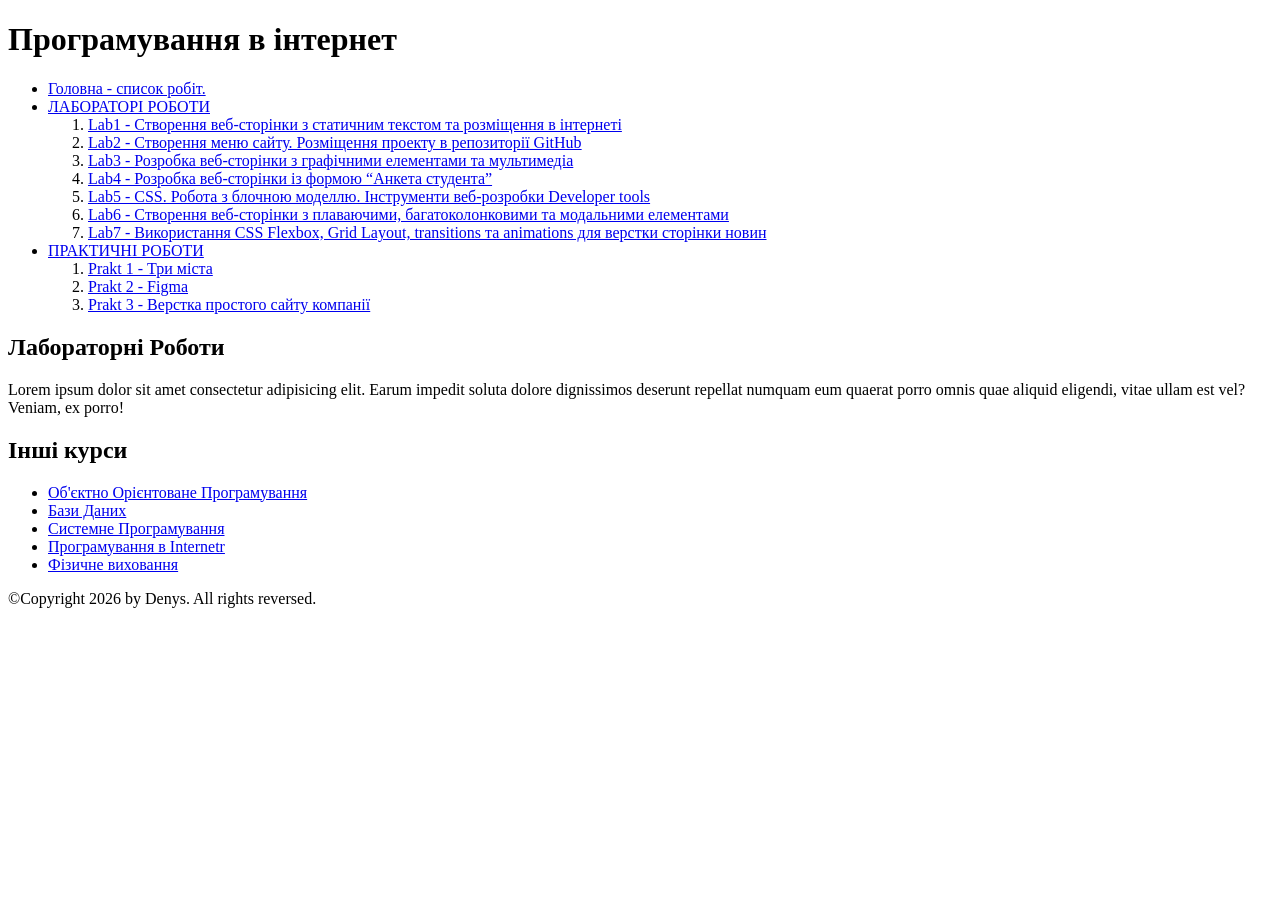
<file: index.html>
<!DOCTYPE html>
<html lang="en">
<head>
    <meta charset="UTF-8">
    <meta name="viewport" content="width=device-width, initial-scale=1.0">
    <title>Lab2</title>
</head>
<body>
    <header>
        <h1>Програмування в інтернет</h1>
        <nav>
            <ul>
                <li><a href="/">Головна - список робіт.</a></li>
                <li><a href="#labs">ЛАБОРАТОРІ РОБОТИ</a>
                <ol>
                    <li>
                        <a href="Lab1/">Lab1 - Створення веб-сторінки з статичним текстом та розміщення в інтернеті</a>
                    </li>
                    <li>
                        <a href="Lab2/">Lab2 - Створення меню сайту. Розміщення проекту в репозиторії GitHub</a>
                    </li>
                    <li>
                        <a href="Lab3/">Lab3 - Розробка веб-сторінки з графічними елементами та мультимедіа</a>
                    </li>
                    <li>
                        <a href="Lab4/">Lab4 - Розробка веб-сторінки із формою “Анкета студента”</a>
                    </li>
                    <li>
                        <a href="Lab5/">Lab5 - СSS. Робота з блочною моделлю. Інструменти веб-розробки Developer tools</a>
                    </li>
                    <li>
                        <a href="Lab6/">Lab6 - Cтворення веб-сторінки з плаваючими, багатоколонковими та модальними елементами</a>
                    </li>
                    <li>
                        <a href="Lab7/">Lab7 - Використання CSS Flexbox, Grid Layout, transitions та animations для верстки сторінки новин</a>
                    </li>
                    
                </ol>
                </li>
                <li><a href="#labs">ПРАКТИЧНІ РОБОТИ</a>
                <ol>
                    <li>
                        <a href="Prakt1/">Prakt 1 - Три міста</a>
                    </li>
                    <li>
                        <a href="Prakt2/">Prakt 2 - Figma</a>
                    </li>
                    <li>
                        <a href="Prakt3/">Prakt 3 - Верстка простого сайту компанії</a>
                    </li>
                    <!-- <li>
                        <a href="Lab3/">Lab3 - Розробка веб-сторінки з графічними елементами та мультимедіа</a>
                    </li> -->
                </ol>
                </li>
            </ul>
        </nav>
    </header>
    <main>
        <article>
            <h2>Лабораторні Роботи</h2>
            <p>Lorem ipsum dolor sit amet consectetur adipisicing elit. Earum impedit soluta dolore dignissimos deserunt repellat numquam eum quaerat porro omnis quae aliquid eligendi, vitae ullam est vel? Veniam, ex porro!</p>
        </article>

    </main>
    <aside>
        <h2>Інші курси</h2>
        <ul>
            <li>
                <a href="https://github.com/">Об'єктно Орієнтоване Програмування</a>
            </li>
            <li>
                <a href="https://github.com/">Бази Даних</a>
            </li>
            <li>
                <a href="https://github.com/">Системне Програмування</a>
            </li>
            <li>
                <a href="https://github.com/">Програмування в Internetr</a>
            </li>
            <li>
                <a href="https://github.com/">Фізичне виховання</a>
            </li>
        </ul>
    </aside>
    <footer>
        <p>©Copyright 2026 by Denys. All rights reversed.</p>
    </footer>
</body>
</html>
</file>
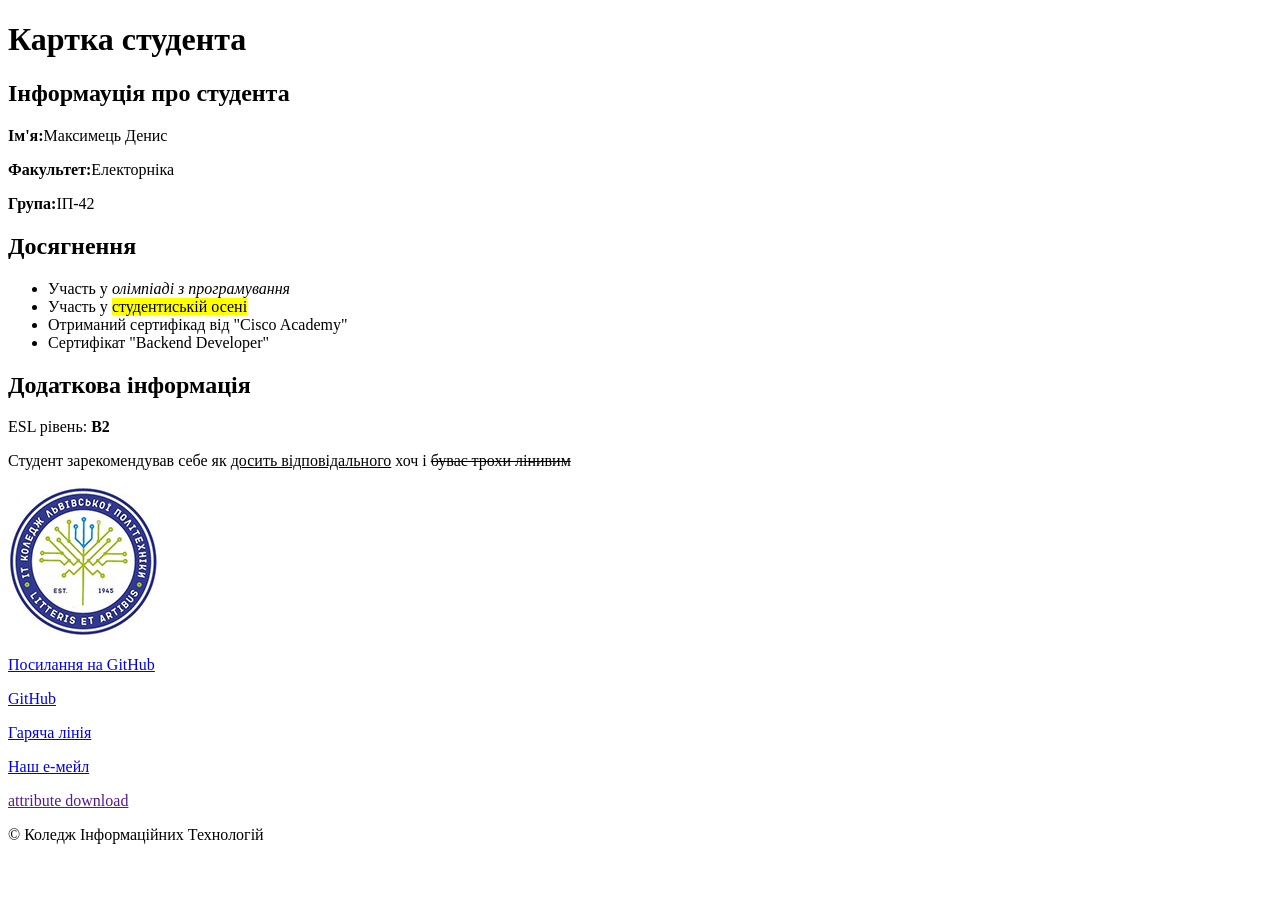
<file: Lab1/index.html>
<!DOCTYPE html>
<html lang="uk">

<head>
    <meta charset="UTF-8">
    <meta name="viewport" content="width=device-width,
initial-scale=1.0">
    <title>Лабораторна робота №1</title>
</head>

<body>
    <header>
        <h1>Картка студента</h1>
    </header>

    <main>
        <article>
            <h2>Інформауція про студента</h2>
            <p><b>Ім'я:</b>Максимець Денис</p>
            <p><b>Факультет:</b>Електорніка</p>
            <p><b>Група:</b>ІП-42</p>
        </article>
        <article>
            <h2>Досягнення</h2>
            <ul>
                <li>Участь у <i> олімпіаді з програмування</i></li>
                <li>Участь у <mark> студентиській осені</mark></li>
                <li>Отриманий сертифікад від "Cisco Academy"</li>
                <li>Сертифікат "Backend Developer"</li>
            </ul>
        </article>
        <article>
            <h2>Додаткова інформація</h2>
            <p>ESL рівень: <b>B2</b></p>
            <p> Студент зарекомендував себе як <u>досить відповідального</u> хоч і <del>буває трохи лінивим</del></p>
        </article>
    </main>
    <aside>
        <img src="logo-lit.jpg" alt="Лого ІТ Коледжу">
        <p><a href="https://github.com/">Посилання на GitHub</a></p>
        <p><a href="https://github.com/" target="_blank" rel="noopener noreferrer">GitHub</a></p>
        <p><a href="tel:+380981488228">Гаряча лінія</a></p>
        <p><a href="mailto:dmaksymets2023@itcollege.lviv.ua">Наш е-мейл</a></p>
        <p><a href="" download>attribute download</a></p>
    </aside>
     <footer>
            <p>&copy; Коледж Інформаційних Технологій</p>
        </footer>
</body>

</html>
</file>
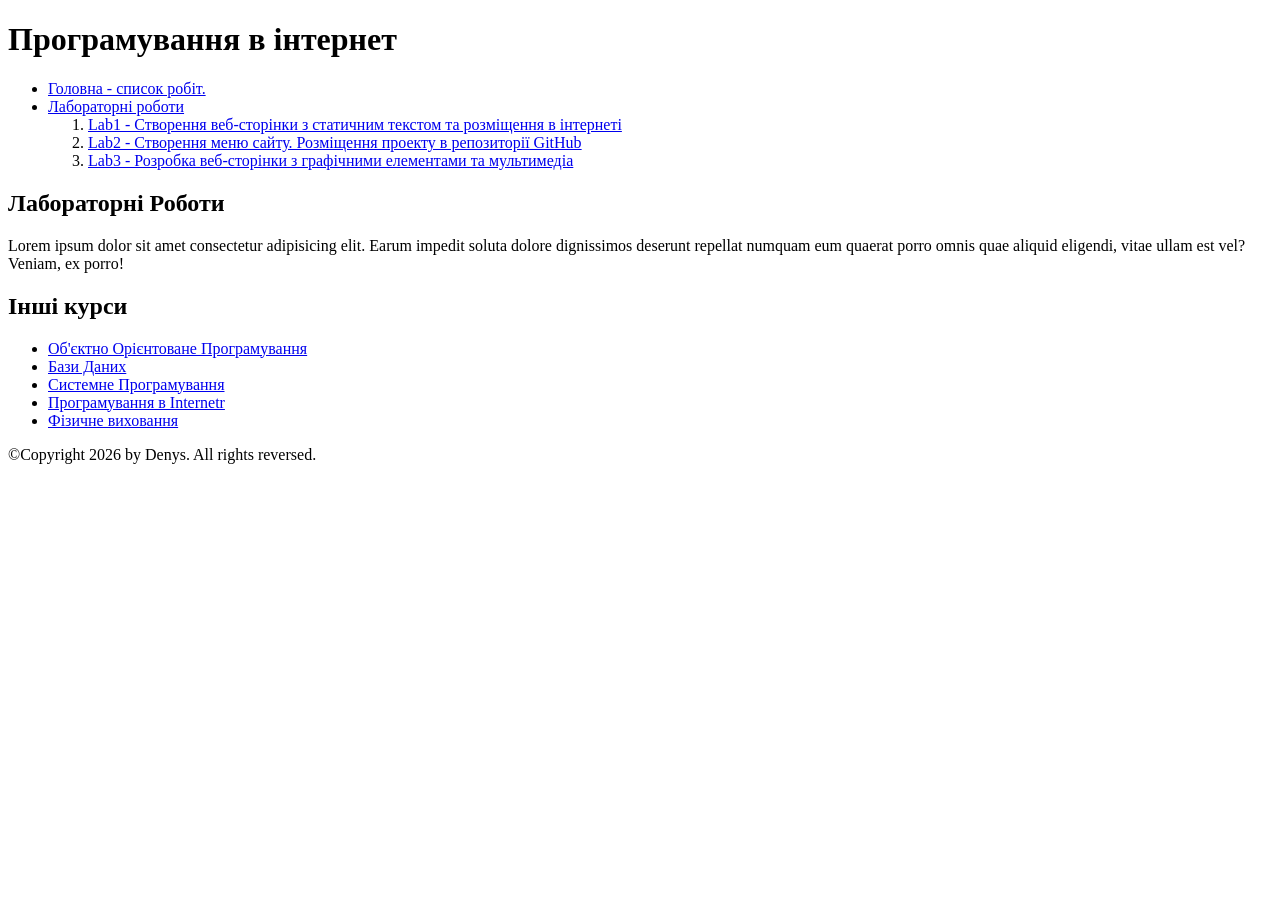
<file: Lab2/index.html>
<!DOCTYPE html>
<html lang="en">
<head>
    <meta charset="UTF-8">
    <meta name="viewport" content="width=device-width, initial-scale=1.0">
    <title>Lab2</title>
</head>
<body>
    <header>
        <h1>Програмування в інтернет</h1>
        <nav>
            <ul>
                <li><a href="/">Головна - список робіт.</a></li>
                <li><a href="#labs">Лабораторні роботи</a>
                <ol>
                    <li>
                        <a href="/Lab1/">Lab1 - Створення веб-сторінки з статичним текстом та розміщення в інтернеті</a>
                    </li>
                    <li>
                        <a href="/Lab2/">Lab2 - Створення меню сайту. Розміщення проекту в репозиторії GitHub</a>
                    </li>
                    <li>
                        <a href="/Lab3/">Lab3 - Розробка веб-сторінки з графічними елементами та мультимедіа</a>
                    </li>
                </ol>
                </li>
            </ul>
        </nav>
    </header>
    <main>
        <article>
            <h2>Лабораторні Роботи</h2>
            <p>Lorem ipsum dolor sit amet consectetur adipisicing elit. Earum impedit soluta dolore dignissimos deserunt repellat numquam eum quaerat porro omnis quae aliquid eligendi, vitae ullam est vel? Veniam, ex porro!</p>
        </article>

    </main>
    <aside>
        <h2>Інші курси</h2>
        <ul>
            <li>
                <a href="https://github.com/">Об'єктно Орієнтоване Програмування</a>
            </li>
            <li>
                <a href="https://github.com/">Бази Даних</a>
            </li>
            <li>
                <a href="https://github.com/">Системне Програмування</a>
            </li>
            <li>
                <a href="https://github.com/">Програмування в Internetr</a>
            </li>
            <li>
                <a href="https://github.com/">Фізичне виховання</a>
            </li>
        </ul>
    </aside>
    <footer>
        <p>©Copyright 2026 by Denys. All rights reversed.</p>
    </footer>
</body>
</html>
</file>
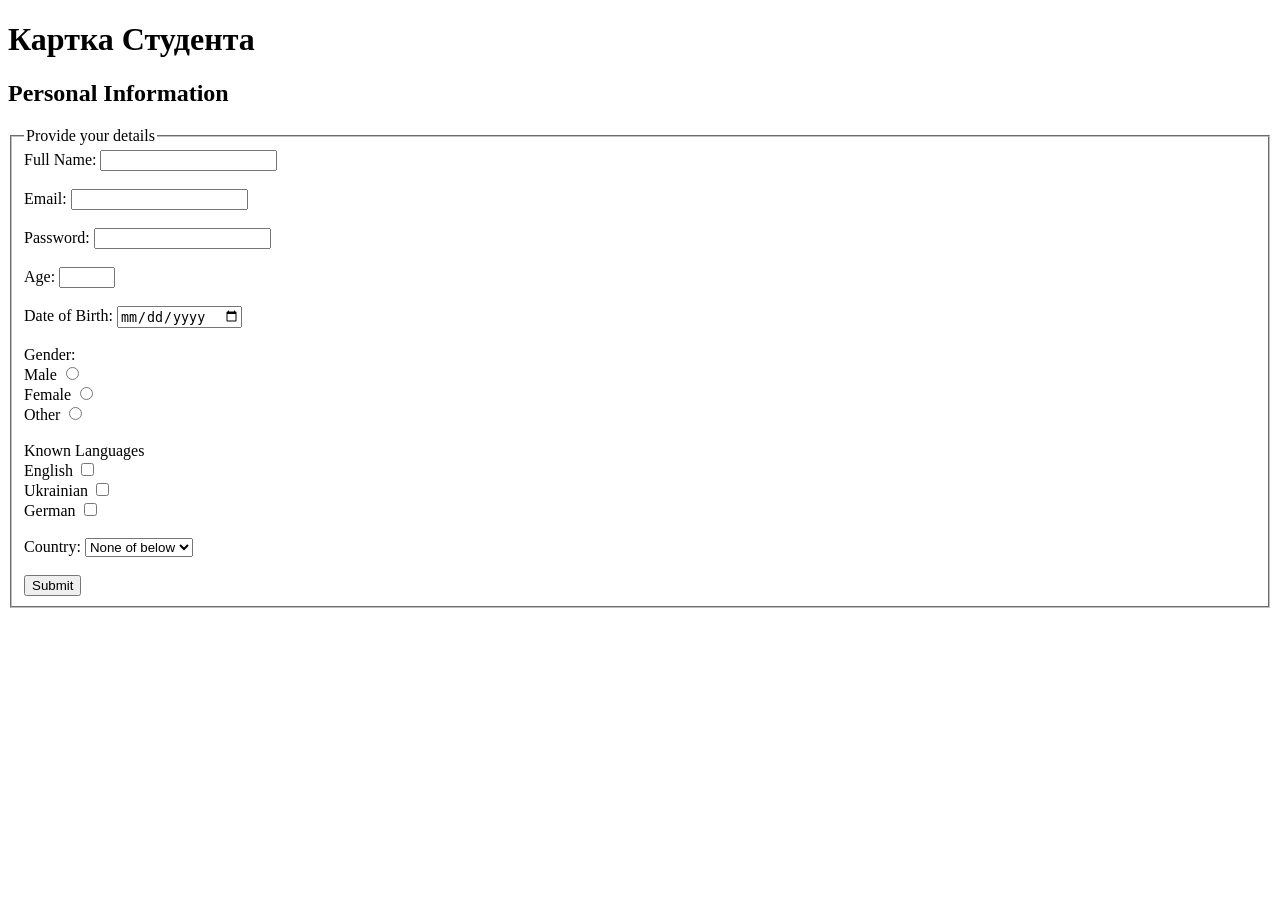
<file: Lab4/index.html>
<!DOCTYPE html>
<html lang="en">

<head>
    <meta charset="UTF-8">
    <meta name="viewport" content="width=device-width, initial-scale=1.0">
    <title>Lab4</title>
</head>

<body>
    <header>
        <h1>
            Картка Студента
        </h1>
    </header>
    <main>
        <section>
            <form action="." method="post">

                <h2>Personal Information</h2>
                <fieldset>
                    <legend>Provide your details</legend>
                    <label for="name">Full Name:</label>
                    <input type="text" id="name" name="fullname">
                    <br>
                    <br>
                    <label for="email">Email:</label>
                    <input type="email" id="email" name="email" required>

                    <br>
                    <br>
                    <label for="password">Password:</label>
                    <input type="password" id="password" name="password" required minlength="3">
                    <br>
                    <br>
                    <label for="number">Age:</label>
                    <input type="number" id="number" name="number" min="1" max="123">
                    <br>
                    <br>
                    <label for="date">Date of Birth:</label>
                    <input type="date" id="date" name="date">
                    <br>
                    <br>
                    <label for="radio">Gender:</label>
                    <br>
                    <label for="Male">Male</label>
                    <input type="radio" id="Male" name="gender">
                    <br>
                    <lable for="Female">Female</lable>
                    <input type="radio" id="Female" name="gender">
                    <br>
                    <lable for="Other">Other</lable>
                    <input type="radio" id="Other" name="gender">
                    
                    <br>
                    <br>
                    
                    <label for="checkbox">Known Languages</label>
                    <br>
                    <label for="checkbox">English</label>
                    <input type="checkbox" id="English" name="Languages">
                    <br>
                    <label for="checkbox">Ukrainian</label>
                    <input type="checkbox" id="Ukrainian" name="Language">
                    <br>
                    <label for="checkbox">German</label>
                    <input type="checkbox" id="German" name="German">

                    <br>
                    <br>

                    <label for="select">Country:</label>
                    <select name="country" id="select">
                        <option value="">None of below</option>
                        <option value="english">England</option>
                        <option value="ukrainian">Ukraine</option>
                        <option value="german">Germany</option>
                    </select>
                    <br>
                    <br>
                    <input type="submit">

                </fieldset>
            </form>
        </section>

    </main>


</body>

</html>
</file>
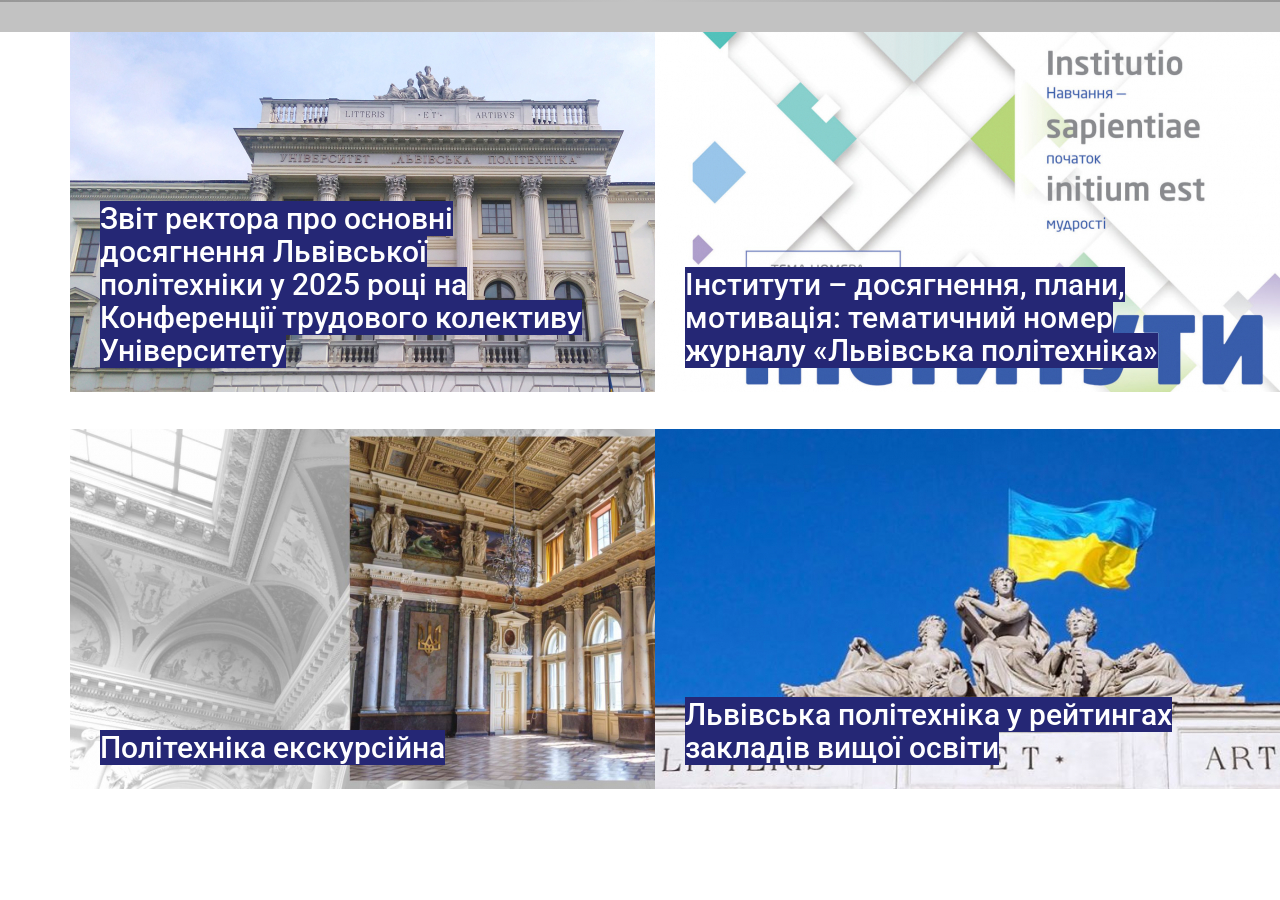
<file: Lab5/index.html>
<!DOCTYPE html>
<html lang="en">

<head>
    <meta charset="UTF-8">
    <meta name="viewport" content="width=device-width, initial-scale=1.0">
    <title>Lab 5</title>
    <link rel="stylesheet" href="https://fonts.googleapis.com/css?family=Roboto:700,regular,italic|Roboto+Condensed:regular,700|Roboto+Slab:600&subset=cyrillic,cyrillic-ext" media="all" />
    <link rel="stylesheet" href="css/styles.css">
</head>

<body class="fontyourface path-frontpage navbar-is-static-top has-glyphicons lang-uk">
    <header id="featured_container" role="link" aria-label="Featured News and Announcements">
        <div class=" container ">
            <div class="region region-featured">
                <section
                    class="views-element-container block block-views block-views-blockfront-page-news-block-2 clearfix"
                    id="block-views-block-front-page-news-block-2">



                    <div class="form-group">
                        <div
                            class="view view-front-page-news view-id-front_page_news view-display-id-block_2 js-view-dom-id-796368af12d6e8c10737b4eecfb75069d76d6b018186e676177b4a5eb818b7d0">



                            <div class="view-content">
                                <div class="views-view-grid horizontal cols-2 clearfix">
                                    <div class="row">
                                        <div class="col-12 col-sm-6 views-col col-1">
                                            <div><span><a
                                                        href="/news/zvit-rektora-pro-osnovni-dosiahnennia-lvivskoi-politekhniky-u-2025-rotsi-na-konferentsii">
                                                        <img src="images/im1.jpg"
                                                            width="720" height="360"
                                                            alt="Фасад головного корпусу Львівської політехніки"
                                                            typeof="Image" class="img-responsive" />



                                                        <div class="shadow_featured"></div>
                                                        <h2><span>Звіт ректора про основні досягнення Львівської
                                                                політехніки у 2025 році на Конференції трудового
                                                                колективу Університету</span></h2>
                                                    </a></span></div>
                                        </div>
                                        <div class="col-12 col-sm-6 views-col col-2">
                                            <div><span><a
                                                        href="/news/instytuty-dosiahnennia-plany-motyvatsiia-tematychnyi-nomer-zhurnalu-lvivska-politekhnika">
                                                        <img src="images/im2.jpg"
                                                            width="720" height="360" alt="Заставка до матеріалу"
                                                            typeof="Image" class="img-responsive" />



                                                        <div class="shadow_featured"></div>
                                                        <h2><span>Інститути – досягнення, плани, мотивація: тематичний
                                                                номер журналу «Львівська політехніка»</span></h2>
                                                    </a></span></div>
                                        </div>
                                    </div>
                                    <div class="row">
                                        <div class="col-12 col-sm-6 views-col col-1">
                                            <div><span><a href="/news/politekhnika-ekskursiina"> <img
                                                            src="images/im3.jpg"
                                                            width="720" height="360" alt="Політехніка екскурсійна"
                                                            typeof="Image" class="img-responsive" />



                                                        <div class="shadow_featured"></div>
                                                        <h2><span>Політехніка екскурсійна</span></h2>
                                                    </a></span></div>
                                        </div>
                                        <div class="col-12 col-sm-6 views-col col-2">
                                            <div><span><a
                                                        href="/news/lvivska-politekhnika-u-reitynhakh-zakladiv-vyshchoi-osvity">
                                                        <img src="images/im4.jpg"
                                                            width="720" height="360"
                                                            alt="Фронтон головного корпусу Львівської політехніки"
                                                            typeof="Image" class="img-responsive" />



                                                        <div class="shadow_featured"></div>
                                                        <h2><span>Львівська політехніка у рейтингах закладів вищої освіти</span></h2>
                                                    </a></span></div>
                                        </div>
                                    </div>
                                </div>

                            </div>

                        </div>
                    </div>

                </section>


            </div>

        </div>
    </header>

</body>

</html>
</file>
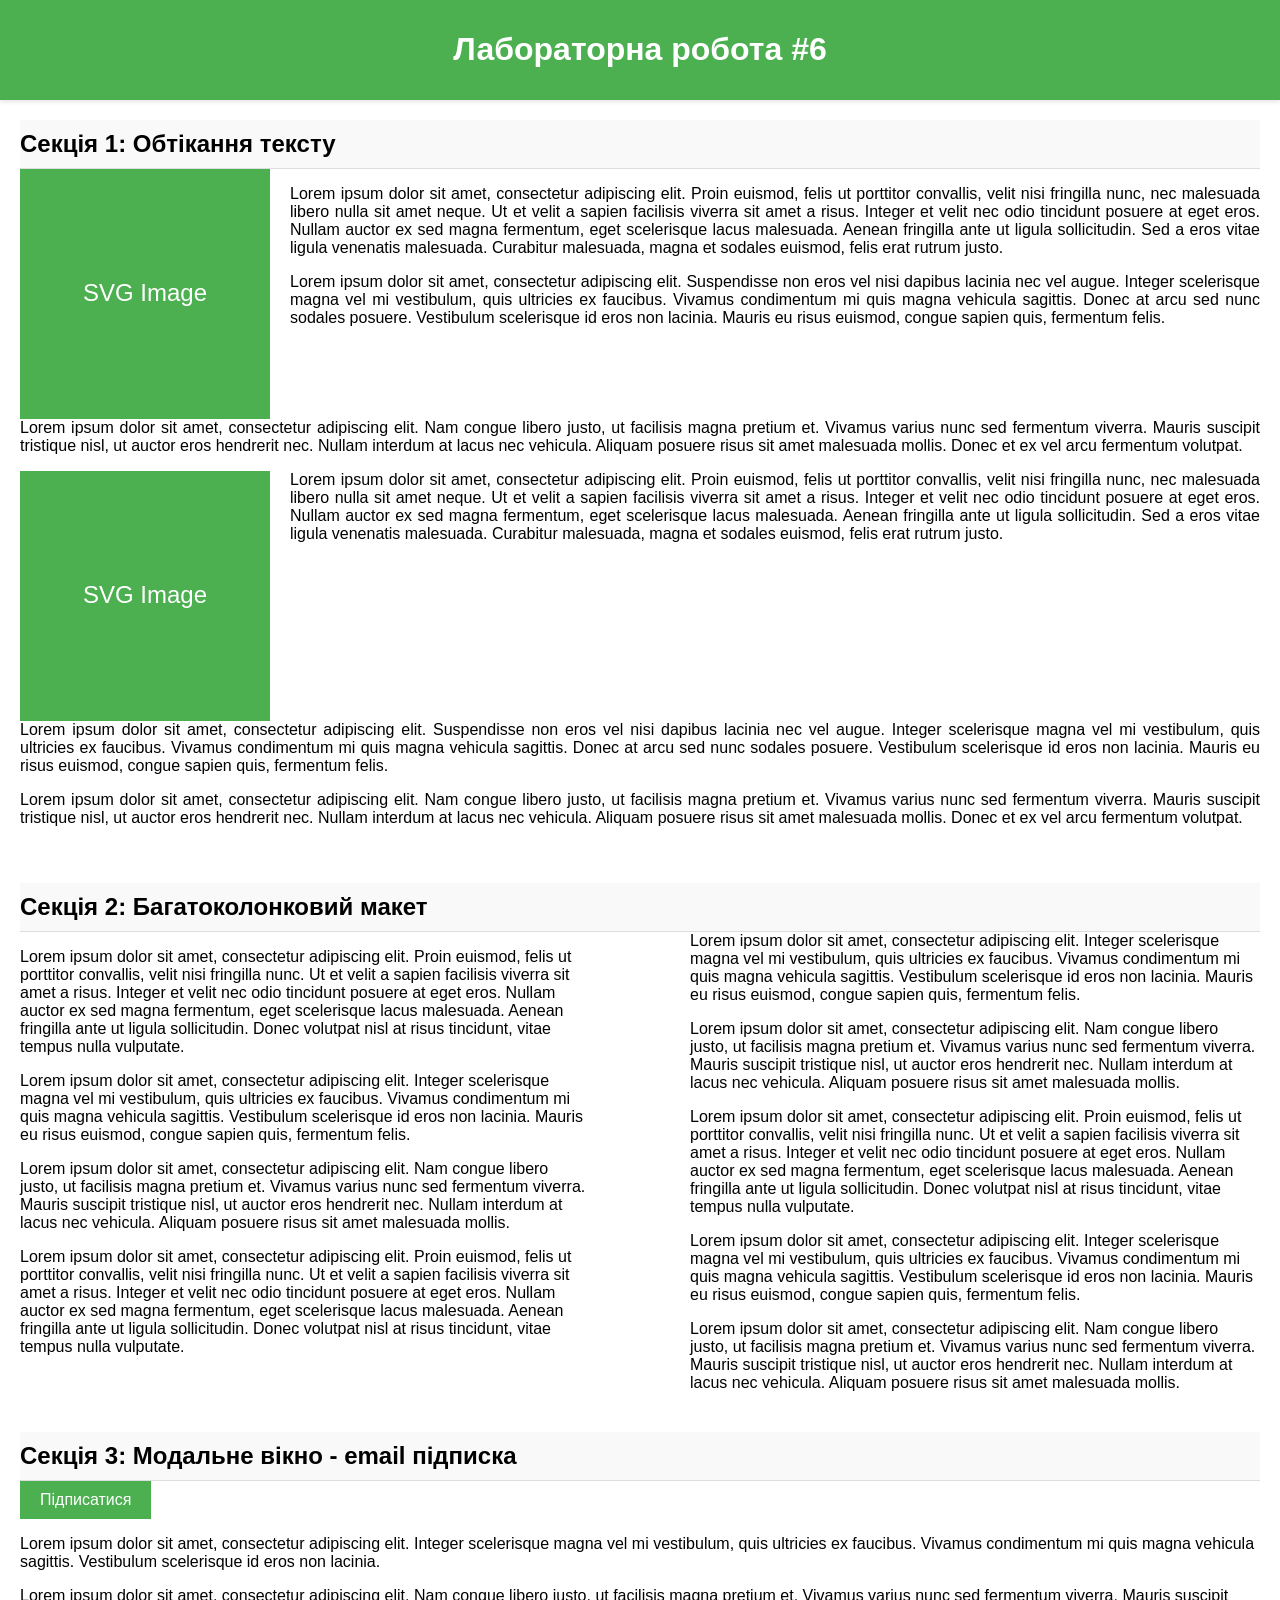
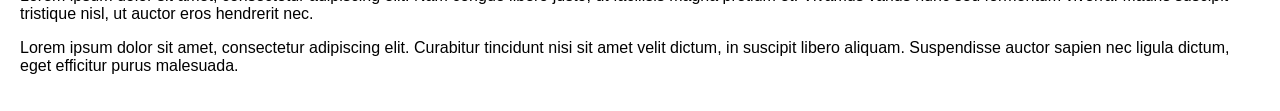
<file: Lab6/index.html>
<!DOCTYPE html>
<html lang="uk">
<head>
    <meta charset="UTF-8">
    <meta name="viewport" content="width=device-width, initial-scale=1.0">
    <title>Лабораторна робота #6: floats, positioning, multicolumn layout.</title>
    <link rel="stylesheet" href="css/styles.css">
</head>
<body>
<header>
    <h1>Лабораторна робота #6</h1>
</header>

<!-- Секція 1 -->
<section id="section-1">
    <h2>Секція 1: Обтікання тексту</h2>
    <img src="img/image.svg" alt="SVG зображення">
    <p class="text">
        Lorem ipsum dolor sit amet, consectetur adipiscing elit.
        Proin euismod, felis ut porttitor convallis, velit nisi fringilla nunc, nec malesuada libero nulla sit amet neque.
        Ut et velit a sapien facilisis viverra sit amet a risus. Integer et velit nec odio tincidunt posuere at eget eros.
        Nullam auctor ex sed magna fermentum, eget scelerisque lacus malesuada. Aenean fringilla ante ut ligula sollicitudin.
        Sed a eros vitae ligula venenatis malesuada. Curabitur malesuada, magna et sodales euismod, felis erat rutrum justo.
    </p>
    <p class="text">
        Lorem ipsum dolor sit amet, consectetur adipiscing elit. Suspendisse non eros vel nisi dapibus lacinia nec vel augue.
        Integer scelerisque magna vel mi vestibulum, quis ultricies ex faucibus. Vivamus condimentum mi quis magna vehicula sagittis.
        Donec at arcu sed nunc sodales posuere. Vestibulum scelerisque id eros non lacinia. Mauris eu risus euismod, congue sapien quis,
        fermentum felis.
    </p>
    <p class="text clear">
        Lorem ipsum dolor sit amet, consectetur adipiscing elit. Nam congue libero justo, ut facilisis magna pretium et.
        Vivamus varius nunc sed fermentum viverra. Mauris suscipit tristique nisl, ut auctor eros hendrerit nec.
        Nullam interdum at lacus nec vehicula. Aliquam posuere risus sit amet malesuada mollis. Donec et ex vel arcu fermentum volutpat.
    </p>
    <img src="img/image.svg" alt="SVG зображення">
    <p class="text">
        Lorem ipsum dolor sit amet, consectetur adipiscing elit.
        Proin euismod, felis ut porttitor convallis, velit nisi fringilla nunc, nec malesuada libero nulla sit amet neque.
        Ut et velit a sapien facilisis viverra sit amet a risus. Integer et velit nec odio tincidunt posuere at eget eros.
        Nullam auctor ex sed magna fermentum, eget scelerisque lacus malesuada. Aenean fringilla ante ut ligula sollicitudin.
        Sed a eros vitae ligula venenatis malesuada. Curabitur malesuada, magna et sodales euismod, felis erat rutrum justo.
    </p>
    <p class="text clear">
        Lorem ipsum dolor sit amet, consectetur adipiscing elit. Suspendisse non eros vel nisi dapibus lacinia nec vel augue.
        Integer scelerisque magna vel mi vestibulum, quis ultricies ex faucibus. Vivamus condimentum mi quis magna vehicula sagittis.
        Donec at arcu sed nunc sodales posuere. Vestibulum scelerisque id eros non lacinia. Mauris eu risus euismod, congue sapien quis,
        fermentum felis.
    </p>
    <p class="text">
        Lorem ipsum dolor sit amet, consectetur adipiscing elit. Nam congue libero justo, ut facilisis magna pretium et.
        Vivamus varius nunc sed fermentum viverra. Mauris suscipit tristique nisl, ut auctor eros hendrerit nec.
        Nullam interdum at lacus nec vehicula. Aliquam posuere risus sit amet malesuada mollis. Donec et ex vel arcu fermentum volutpat.
    </p>
</section>

<!-- Секція 2 -->
<section id="section-2">
    <h2>Секція 2: Багатоколонковий макет</h2>
    <div class="multicolumn-text">
        <p>
            Lorem ipsum dolor sit amet, consectetur adipiscing elit. Proin euismod, felis ut porttitor convallis, velit nisi fringilla nunc.
            Ut et velit a sapien facilisis viverra sit amet a risus. Integer et velit nec odio tincidunt posuere at eget eros.
            Nullam auctor ex sed magna fermentum, eget scelerisque lacus malesuada. Aenean fringilla ante ut ligula sollicitudin.
            Donec volutpat nisl at risus tincidunt, vitae tempus nulla vulputate.
        </p>
        <p>
            Lorem ipsum dolor sit amet, consectetur adipiscing elit. Integer scelerisque magna vel mi vestibulum, quis ultricies ex faucibus.
            Vivamus condimentum mi quis magna vehicula sagittis. Vestibulum scelerisque id eros non lacinia. Mauris eu risus euismod,
            congue sapien quis, fermentum felis.
        </p>
        <p>
            Lorem ipsum dolor sit amet, consectetur adipiscing elit. Nam congue libero justo, ut facilisis magna pretium et.
            Vivamus varius nunc sed fermentum viverra. Mauris suscipit tristique nisl, ut auctor eros hendrerit nec.
            Nullam interdum at lacus nec vehicula. Aliquam posuere risus sit amet malesuada mollis.
        </p>
        <p>
            Lorem ipsum dolor sit amet, consectetur adipiscing elit. Proin euismod, felis ut porttitor convallis, velit nisi fringilla nunc.
            Ut et velit a sapien facilisis viverra sit amet a risus. Integer et velit nec odio tincidunt posuere at eget eros.
            Nullam auctor ex sed magna fermentum, eget scelerisque lacus malesuada. Aenean fringilla ante ut ligula sollicitudin.
            Donec volutpat nisl at risus tincidunt, vitae tempus nulla vulputate.
        </p>
        <p>
            Lorem ipsum dolor sit amet, consectetur adipiscing elit. Integer scelerisque magna vel mi vestibulum, quis ultricies ex faucibus.
            Vivamus condimentum mi quis magna vehicula sagittis. Vestibulum scelerisque id eros non lacinia. Mauris eu risus euismod,
            congue sapien quis, fermentum felis.
        </p>
        <p>
            Lorem ipsum dolor sit amet, consectetur adipiscing elit. Nam congue libero justo, ut facilisis magna pretium et.
            Vivamus varius nunc sed fermentum viverra. Mauris suscipit tristique nisl, ut auctor eros hendrerit nec.
            Nullam interdum at lacus nec vehicula. Aliquam posuere risus sit amet malesuada mollis.
        </p>
        <p>
            Lorem ipsum dolor sit amet, consectetur adipiscing elit. Proin euismod, felis ut porttitor convallis, velit nisi fringilla nunc.
            Ut et velit a sapien facilisis viverra sit amet a risus. Integer et velit nec odio tincidunt posuere at eget eros.
            Nullam auctor ex sed magna fermentum, eget scelerisque lacus malesuada. Aenean fringilla ante ut ligula sollicitudin.
            Donec volutpat nisl at risus tincidunt, vitae tempus nulla vulputate.
        </p>
        <p>
            Lorem ipsum dolor sit amet, consectetur adipiscing elit. Integer scelerisque magna vel mi vestibulum, quis ultricies ex faucibus.
            Vivamus condimentum mi quis magna vehicula sagittis. Vestibulum scelerisque id eros non lacinia. Mauris eu risus euismod,
            congue sapien quis, fermentum felis.
        </p>
        <p>
            Lorem ipsum dolor sit amet, consectetur adipiscing elit. Nam congue libero justo, ut facilisis magna pretium et.
            Vivamus varius nunc sed fermentum viverra. Mauris suscipit tristique nisl, ut auctor eros hendrerit nec.
            Nullam interdum at lacus nec vehicula. Aliquam posuere risus sit amet malesuada mollis.
        </p>
    </div>
</section>

<!-- Секція 3 -->
<section id="section-3">
    <h2>Секція 3: Модальне вікно - email підписка</h2>
    <button id="subscribe-button">Підписатися</button>
    <p>
        Lorem ipsum dolor sit amet, consectetur adipiscing elit. Integer scelerisque magna vel mi vestibulum, quis ultricies ex faucibus.
        Vivamus condimentum mi quis magna vehicula sagittis. Vestibulum scelerisque id eros non lacinia.
    </p>
    <p>
        Lorem ipsum dolor sit amet, consectetur adipiscing elit. Nam congue libero justo, ut facilisis magna pretium et.
        Vivamus varius nunc sed fermentum viverra. Mauris suscipit tristique nisl, ut auctor eros hendrerit nec.
    </p>
    <p>
        Lorem ipsum dolor sit amet, consectetur adipiscing elit. Curabitur tincidunt nisi sit amet velit dictum, in suscipit libero aliquam.
        Suspendisse auctor sapien nec ligula dictum, eget efficitur purus malesuada.
    </p>
</section>

<!-- Модальне вікно -->
<div id="modal" class="hidden">
    <div class="modal-content">
        <form id="subscribe-form">
            <label for="email">Введіть вашу електронну пошту:</label>
            <input type="email" id="email" name="email" required>
            <button type="submit">Зберегти</button>
        </form>
    </div>
</div>

<!-- JavaScript -->
<script>
    const subscribeButton = document.getElementById("subscribe-button");
    const modal = document.getElementById("modal");

    subscribeButton.addEventListener("click", () => {
        modal.classList.remove("hidden");
    });

    modal.addEventListener("click", (event) => {
        if (event.target === modal) {
            modal.classList.add("hidden");
        }
    });
</script>
</body>
</html>
</file>
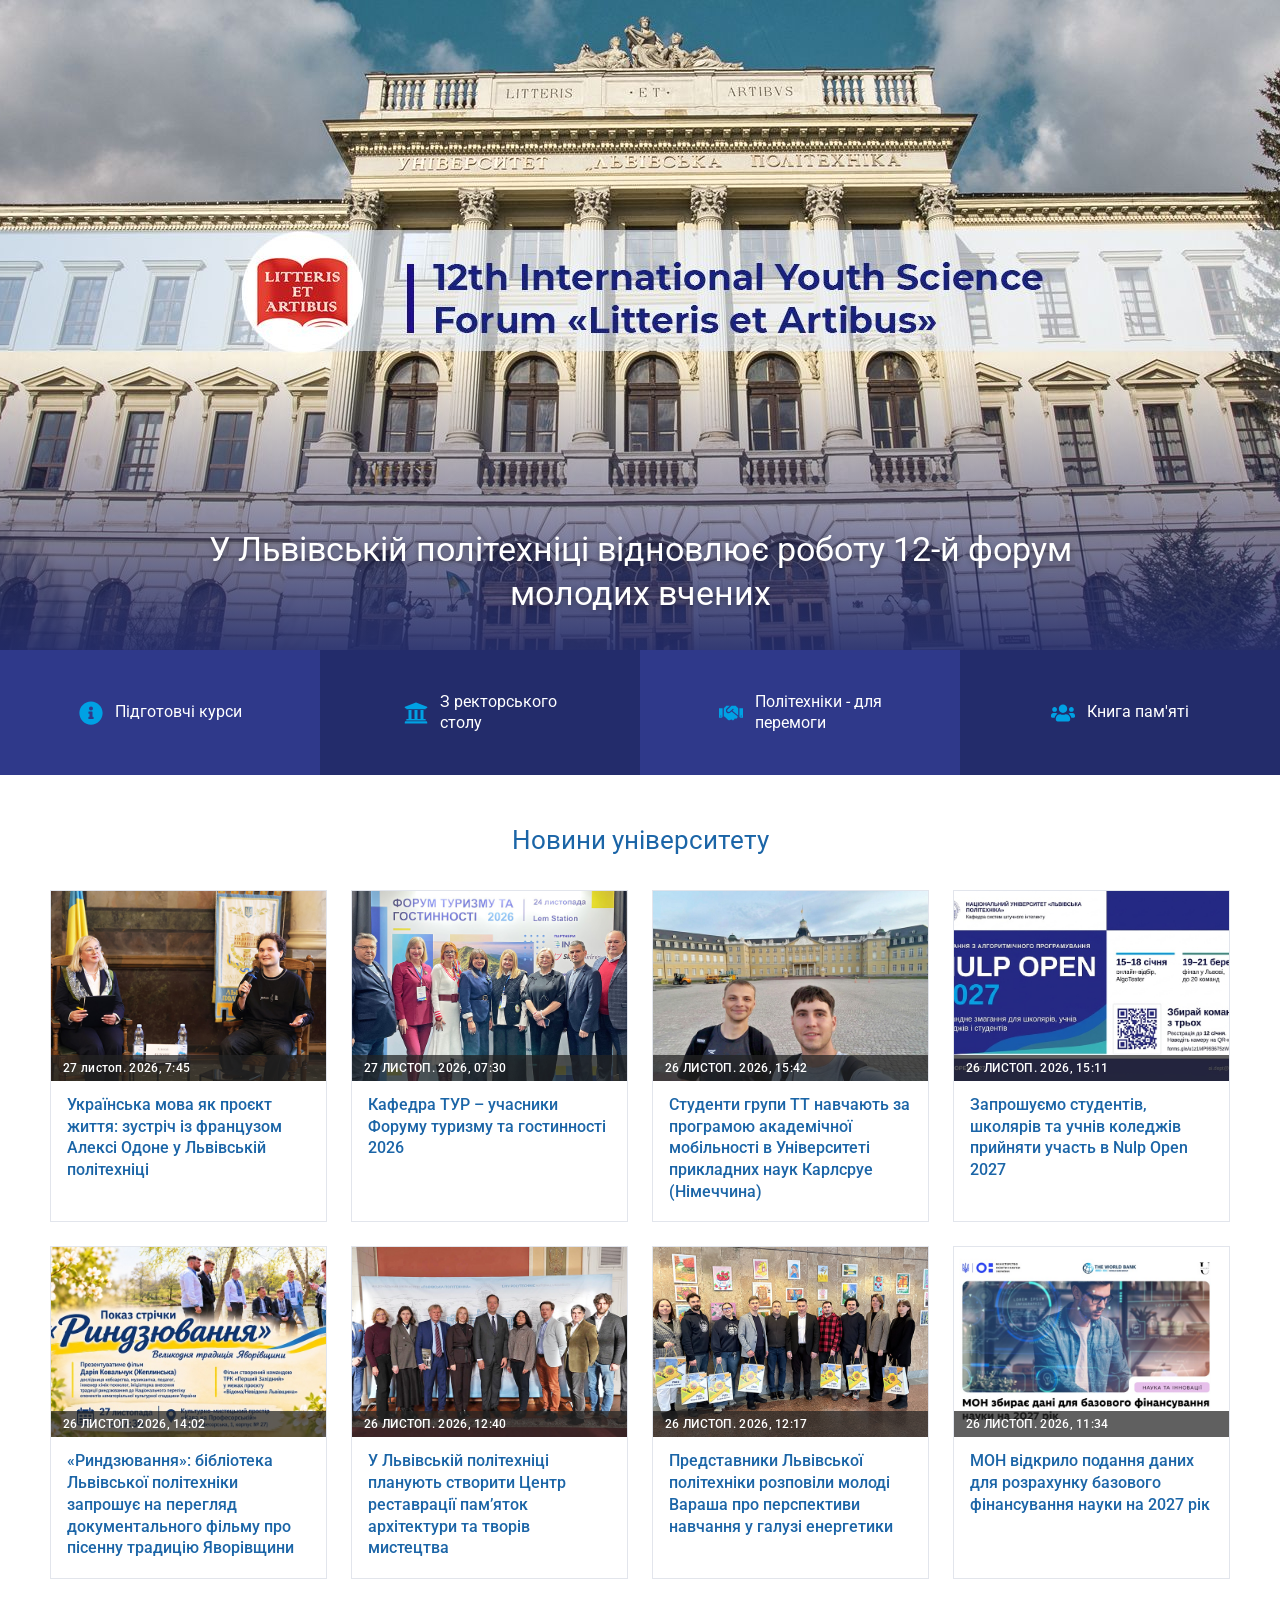
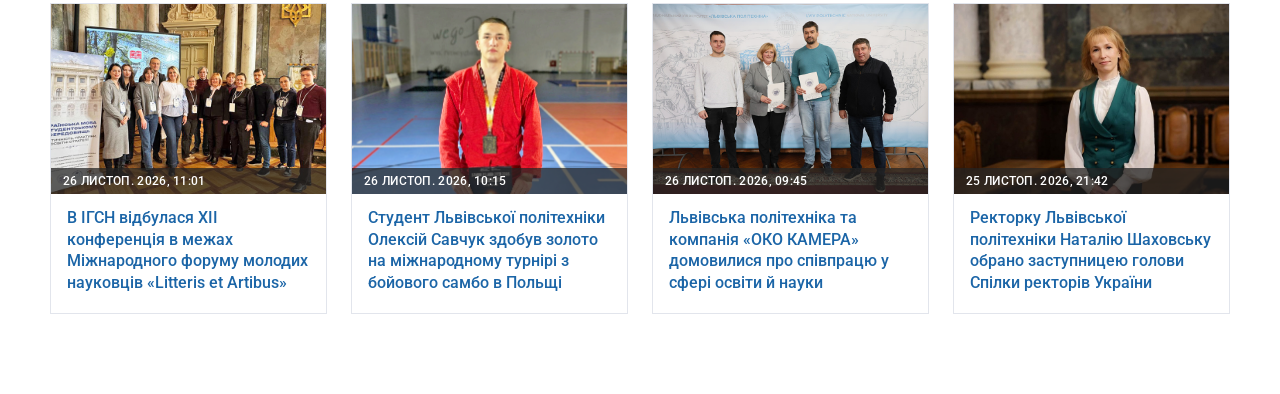
<file: Lab7/index.html>
<!DOCTYPE html>
<html lang="uk">
<head>
    <meta charset="UTF-8">
    <meta name="viewport" content="width=device-width, initial-scale=1.0">
    <title>Lab 7</title>

    <link rel="preconnect" href="https://fonts.googleapis.com">
    <link rel="preconnect" href="https://fonts.gstatic.com" crossorigin>
    <link href="https://fonts.googleapis.com/css2?family=Roboto:wght@400;500;700&display=swap" rel="stylesheet">

    <link rel="stylesheet" href="css/styles.css">
</head>
<body>
    <header>
        <section class="hero">
            <p class="subtitle">
                У Львівській політехніці відновлює роботу 12-й форум <br> молодих вчених
            </p>
        </section>

        <section class="links">
            <a href="#" class="item">
                <svg class="icon icon-1" viewBox="0 0 512 512"><path /></svg>
                <span>Підготовчі курси</span>
            </a>

            <a href="#" class="item">
                <svg class="icon icon-2" viewBox="0 0 512 512"><path /></svg>
                <span>З ректорського <br> столу</span>
            </a>

            <a href="#" class="item">
                <svg class="icon icon-3" viewBox="0 0 640 512"><path /></svg>
                <span>Політехніки - для <br> перемоги</span>
            </a>

            <a href="#" class="item">
                <svg class="icon icon-4" viewBox="0 0 640 512"><path /></svg>
                <span>Книга пам'яті</span>
            </a>
        </section>
    </header>

    <main>
        <section class = "news">
            <h2 class="title">Новини університету</h2>
            <div class="grid">
                
                <article class="card">
                    <a href="https://lpnu.ua/news/ukrainska-mova-iak-proiekt-zhyttia-zustrich-iz-frantsuzom-aleksi-odone-u-lvivskii">
                        <div class="thumb">
                            <img src="assets/news1.jpg" alt="Новина 1">
                            <span class="date">27 листоп. 2026, 7:45</span>
                        </div>
                        <h3>Українська мова як проєкт життя: зустріч із французом Алексі Одоне у Львівській політехніці</h3>
                    </a>
                </article>

                <article class="card">
                    <a href="https://lpnu.ua/news/kafedra-tur-uchasnyky-forumu-turyzmu-ta-hostynnosti-2026">
                        <div class="thumb">
                            <img src="assets/news2.jpg" alt="Новина 2">
                            <span class="date">27 ЛИСТОП. 2026, 07:30</span>
                        </div>
                        <h3>Кафедра ТУР – учасники Форуму туризму та гостинності 2026</h3>
                    </a>
                </article>

                <article class="card">
                    <a href="https://lpnu.ua/news/studenty-hrupy-tt-navchaiut-za-prohramoiu-akademichnoi-mobilnosti-v-universyteti-prykladnykh">
                        <div class="thumb">
                            <img src="assets/news3.jpg" alt="Новина 3">
                            <span class="date">26 ЛИСТОП. 2026, 15:42</span>
                        </div>
                        <h3>Студенти групи ТТ навчають за програмою академічної мобільності в Університеті прикладних наук Карлсруе (Німеччина)</h3>
                    </a>
                </article>

                <article class="card">
                    <a href="https://lpnu.ua/news/zaproshuiemo-studentiv-shkoliariv-ta-uchniv-koledzhiv-pryiniaty-uchast-v-nulp-open-2027">
                        <div class="thumb">
                            <img src="assets/news4.jpg" alt="Новина 4">
                            <span class="date">26 ЛИСТОП. 2026, 15:11</span>
                        </div>
                        <h3>Запрошуємо студентів, школярів та учнів коледжів прийняти участь в Nulp Open 2027</h3>
                    </a>
                </article>

                <article class="card">
                    <a href="https://lpnu.ua/news/ryndziuvannia-biblioteka-lvivskoi-politekhniky-zaproshuie-na-perehliad-dokumentalnoho-filmu">
                        <div class="thumb">
                            <img src="assets/news5.jpg" alt="Новина 5">
                            <span class="date">26 ЛИСТОП. 2026, 14:02</span>
                        </div>
                        <h3>«Риндзювання»: бібліотека Львівської політехніки запрошує на перегляд документального фільму про пісенну традицію Яворівщини</h3>
                    </a>
                </article>

                <article class="card">
                    <a href="https://lpnu.ua/news/u-lvivskii-politekhnitsi-planuiut-stvoryty-tsentr-restavratsii-pamiatok-arkhitektury-ta-tvoriv">
                        <div class="thumb">
                            <img src="assets/news6.jpg" alt="Новина 6">
                            <span class="date">26 ЛИСТОП. 2026, 12:40</span>
                        </div>
                        <h3>У Львівській політехніці планують створити Центр реставрації пам’яток архітектури та творів мистецтва</h3>
                    </a>
                </article>

                <article class="card">
                    <a href="https://lpnu.ua/news/predstavnyky-lvivskoi-politekhniky-rozpovily-molodi-varasha-pro-perspektyvy-navchannia-u">
                        <div class="thumb">
                            <img src="assets/news7.jpg" alt="Новина 7">
                            <span class="date">26 ЛИСТОП. 2026, 12:17</span>
                        </div>
                        <h3>Представники Львівської політехніки розповіли молоді Вараша про перспективи навчання у галузі енергетики</h3>
                    </a>
                </article>

                <article class="card">
                    <a href="https://lpnu.ua/news/mon-vidkrylo-podannia-danykh-dlia-rozrakhunku-bazovoho-finansuvannia-nauky-na-2027-rik">
                        <div class="thumb">
                            <img src="assets/news8.jpg" alt="Новина 8">
                            <span class="date">26 ЛИСТОП. 2026, 11:34</span>
                        </div>
                        <h3>МОН відкрило подання даних для розрахунку базового фінансування науки на 2027 рік</h3>
                    </a>
                </article>

                <article class="card">
                    <a href="https://lpnu.ua/news/v-ihsn-vidbulasia-khii-konferentsiia-v-mezhakh-mizhnarodnoho-forumu-molodykh-naukovtsiv">
                        <div class="thumb">
                            <img src="assets/news9.jpg" alt="Новина 9">
                            <span class="date">26 ЛИСТОП. 2026, 11:01</span>
                        </div>
                        <h3>В ІГСН відбулася ХІІ конференція в межах Міжнародного форуму молодих науковців «Litteris et Artibus»</h3>
                    </a>
                </article>

                <article class="card">
                    <a href="https://lpnu.ua/news/student-lvivskoi-politekhniky-oleksii-savchuk-zdobuv-zoloto-na-mizhnarodnomu-turniri-z">
                        <div class="thumb">
                            <img src="assets/news10.jpg" alt="Новина 10">
                            <span class="date">26 ЛИСТОП. 2026, 10:15</span>
                        </div>
                        <h3>Студент Львівської політехніки Олексій Савчук здобув золото на міжнародному турнірі з бойового самбо в Польщі</h3>
                    </a>
                </article>

                <article class="card">
                    <a href="https://lpnu.ua/news/lvivska-politekhnika-ta-kompaniia-oko-kamera-domovylysia-pro-spivpratsiu-u-sferi-osvity-i">
                        <div class="thumb">
                            <img src="assets/news11.jpg" alt="Новина 11">
                            <span class="date">26 ЛИСТОП. 2026, 09:45</span>
                        </div>
                        <h3>Львівська політехніка та компанія «ОКО КАМЕРА» домовилися про співпрацю у сфері освіти й науки</h3>
                    </a>
                </article>

                <article class="card">
                    <a href="https://lpnu.ua/news/rektorku-lvivskoi-politekhniky-nataliiu-shakhovsku-obrano-zastupnytseiu-holovy-spilky-rektoriv">
                        <div class="thumb">
                            <img src="assets/news12.jpg" alt="Новина 12">
                            <span class="date">25 ЛИСТОП. 2026, 21:42</span>
                        </div>
                        <h3>Ректорку Львівської політехніки Наталію Шаховську обрано заступницею голови Спілки ректорів України</h3>
                    </a>
                </article>


            </div>

        </section>

    </main>
</body>
</html>
</file>
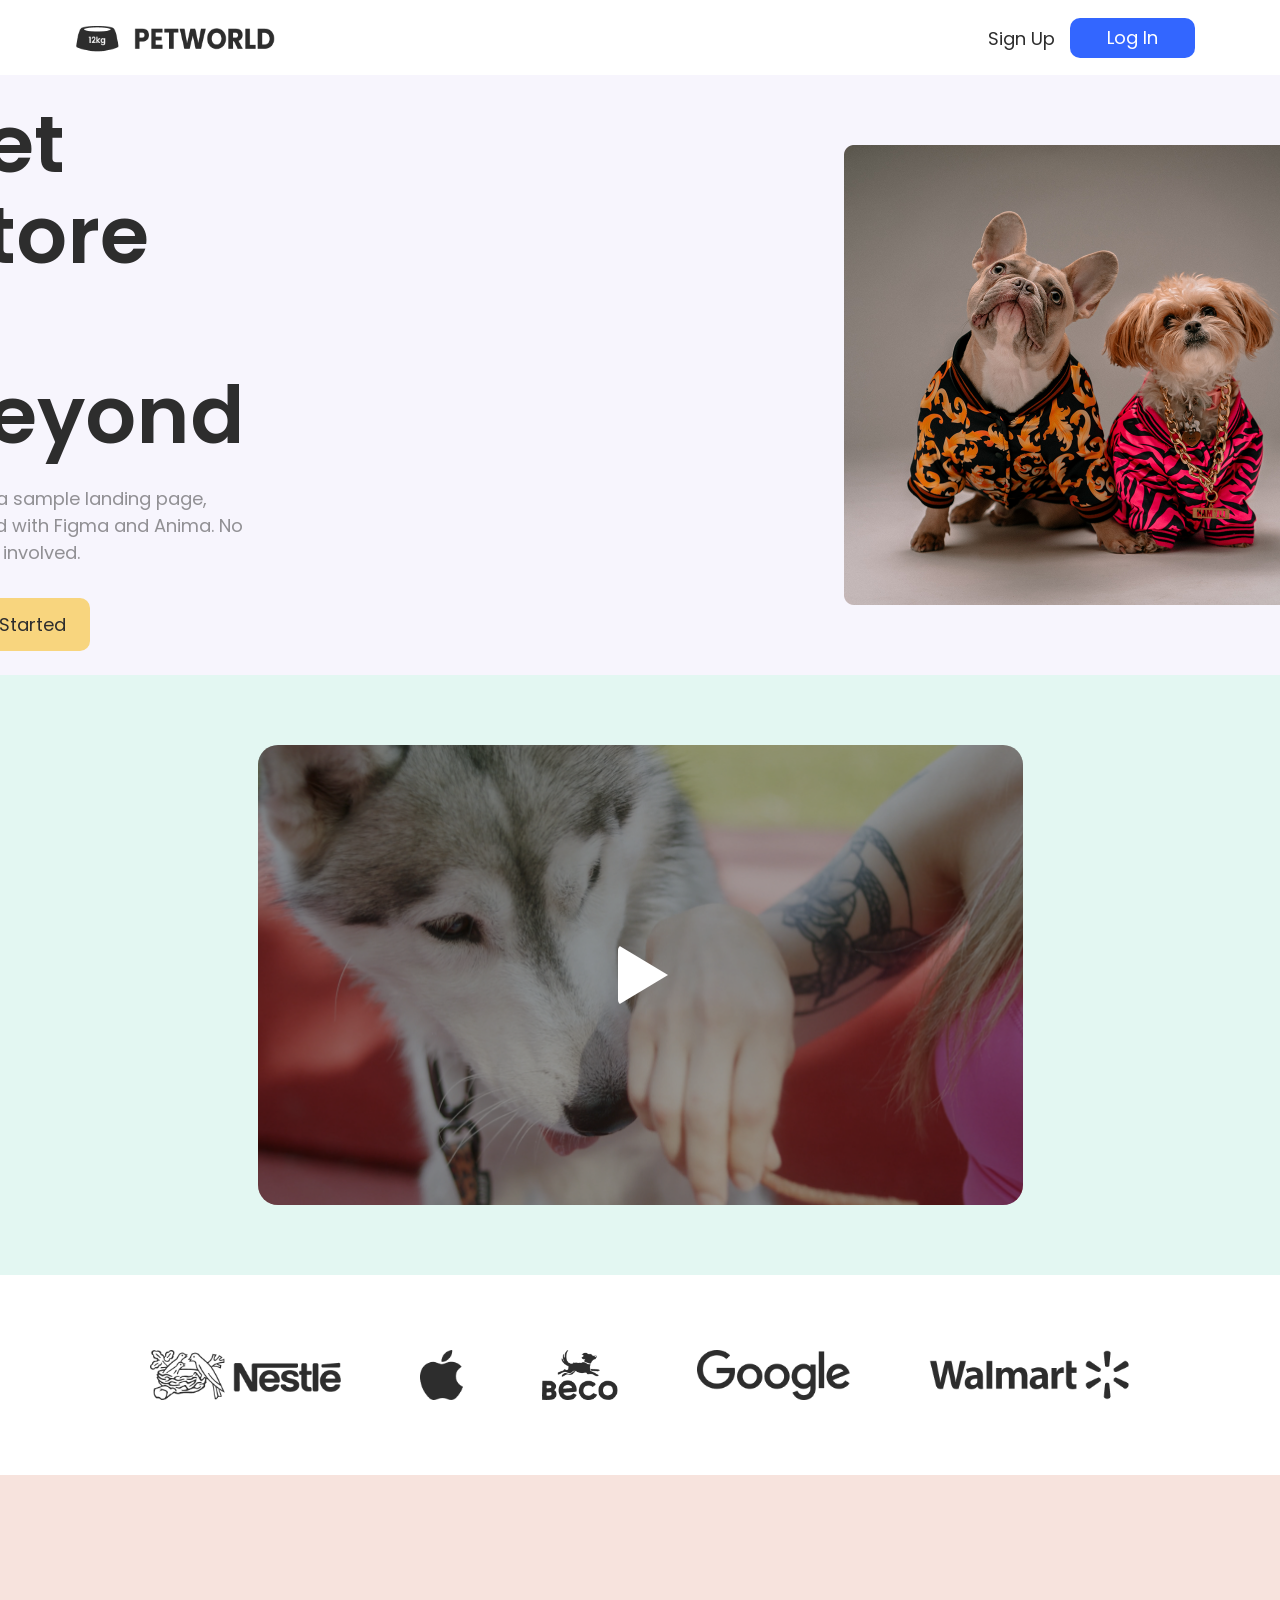
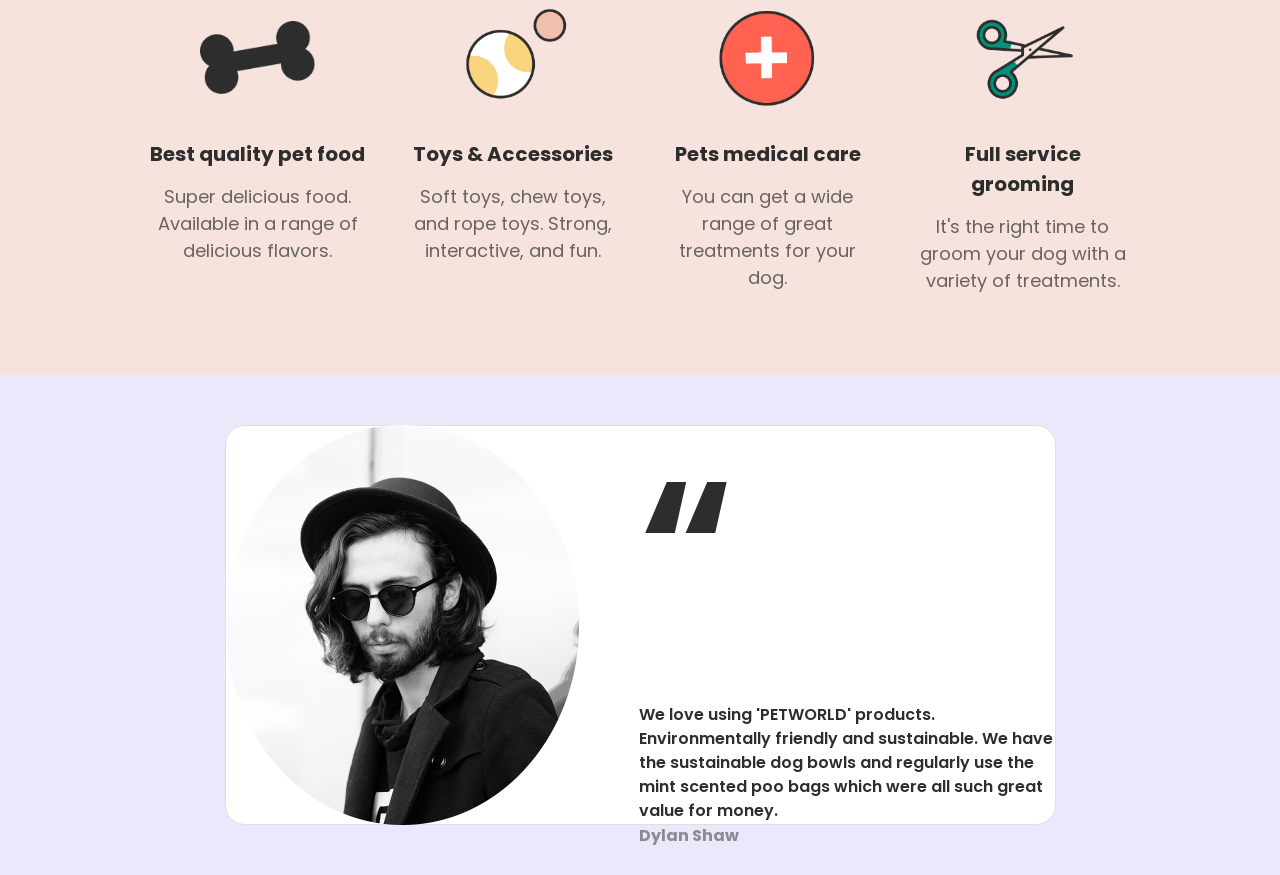
<file: Prakt2/index.html>
<!DOCTYPE html>
<html lang="en">

<head>
    <meta charset="UTF-8">
    <meta name="viewport" content="width=device-width, initial-scale=1.0">
    <title>Document</title>

    <link rel="preconnect" href="https://fonts.googleapis.com">
    <link rel="preconnect" href="https://fonts.gstatic.com" crossorigin>
    <link href="https://fonts.googleapis.com/css2?family=Isometra&family=Poppins:ital,wght@0,100;0,200;0,300;0,400;0,500;0,600;0,700;0,800;0,900;1,100;1,200;1,300;1,400;1,500;1,600;1,700;1,800;1,900&display=swap"
        rel="stylesheet">

    <link rel="stylesheet" href="styles.css">
</head>

<body>
    <header>
        <div class="container">
            <img src="assets/Logo.png" alt="logo" height="50" width="200">
            <nav>
                <a class="signup" href="https://itcollege.lviv.ua/">Sign Up</a>
                <a class="active" href="https://itcollege.lviv.ua/">Log In</a>
            </nav>
        </div>
    </header>

    <main>
        <section class="hero">
            <div class="hero-content">
                <h1>Pet Store <br>& Beyond</h1>
                <p>This is a sample landing page, created with Figma and Anima. No coding involved.</p>
                <a class="get_started" href="#">Get Started</a>
            </div>
            <img src="assets/hero-img.png" alt="dogs"> 
        </section>

        <section class="video">
            <div class="video-overlay">
                <img class="video-img" src="assets/Video-img.png">
                <div class="video-rectangle">
                    <div class="play-btn"></div>
                </div>
            </div>
        </section>

        <section class="logos">
            <img src="assets/Nestle.png" alt="Nestle">
            <img src="assets/Apple.png" alt="Apple">
            <img src="assets/Beco.png" alt="Beco">
            <img src="assets/Google.png" alt="Google">
            <img src="assets/Walmart.png" alt="Walmart">
        </section>

        <section class="features">
            <div class="feature-card">
                <img class="feature-icon" src="assets/Illustration.png" alt="Illustration">
                <h3>Best quality pet food</h3>
                <p>Super delicious food. Available in a range of delicious flavors.</p>
            </div>

            <div class="feature-card">
                <img class="feature-icon" src="assets/Accessories icon.png" alt="Accessories">
                <h3>Toys & Accessories</h3>
                <p>Soft toys, chew toys, and rope toys. Strong, interactive, and fun.</p>
            </div>

            <div class="feature-card">
                <img class="feature-icon" src="assets/Medical icon.png" alt="Medical">
                <h3>Pets medical care</h3>
                <p>You can get a wide range of great treatments for your dog.</p>
            </div>

            <div class="feature-card">
                <img class="feature-icon" src="assets/Grooming icon.png" alt="Grooming">
                <h3>Full service grooming</h3>
                <p>It's the right time to groom your dog with a variety of treatments.</p>
            </div>
        </section>

        <section class="feedback">
            <div class="user-feedback">
                <img class="user-avatar" src="assets/User.png" alt="User">
                <div class="feedback-text">
                    <span class="quote-icon">“</span>
                    <p class="quote-content">
                        We love using 'PETWORLD' products. Environmentally friendly and sustainable. We have the sustainable dog bowls and regularly use the mint scented poo bags which were all such great value for money.
                    </p>
                    <span class="author-name">Dylan Shaw</span>
                </div>
            </div>
        </section>

        
    </main>

</body>

</html>
</file>
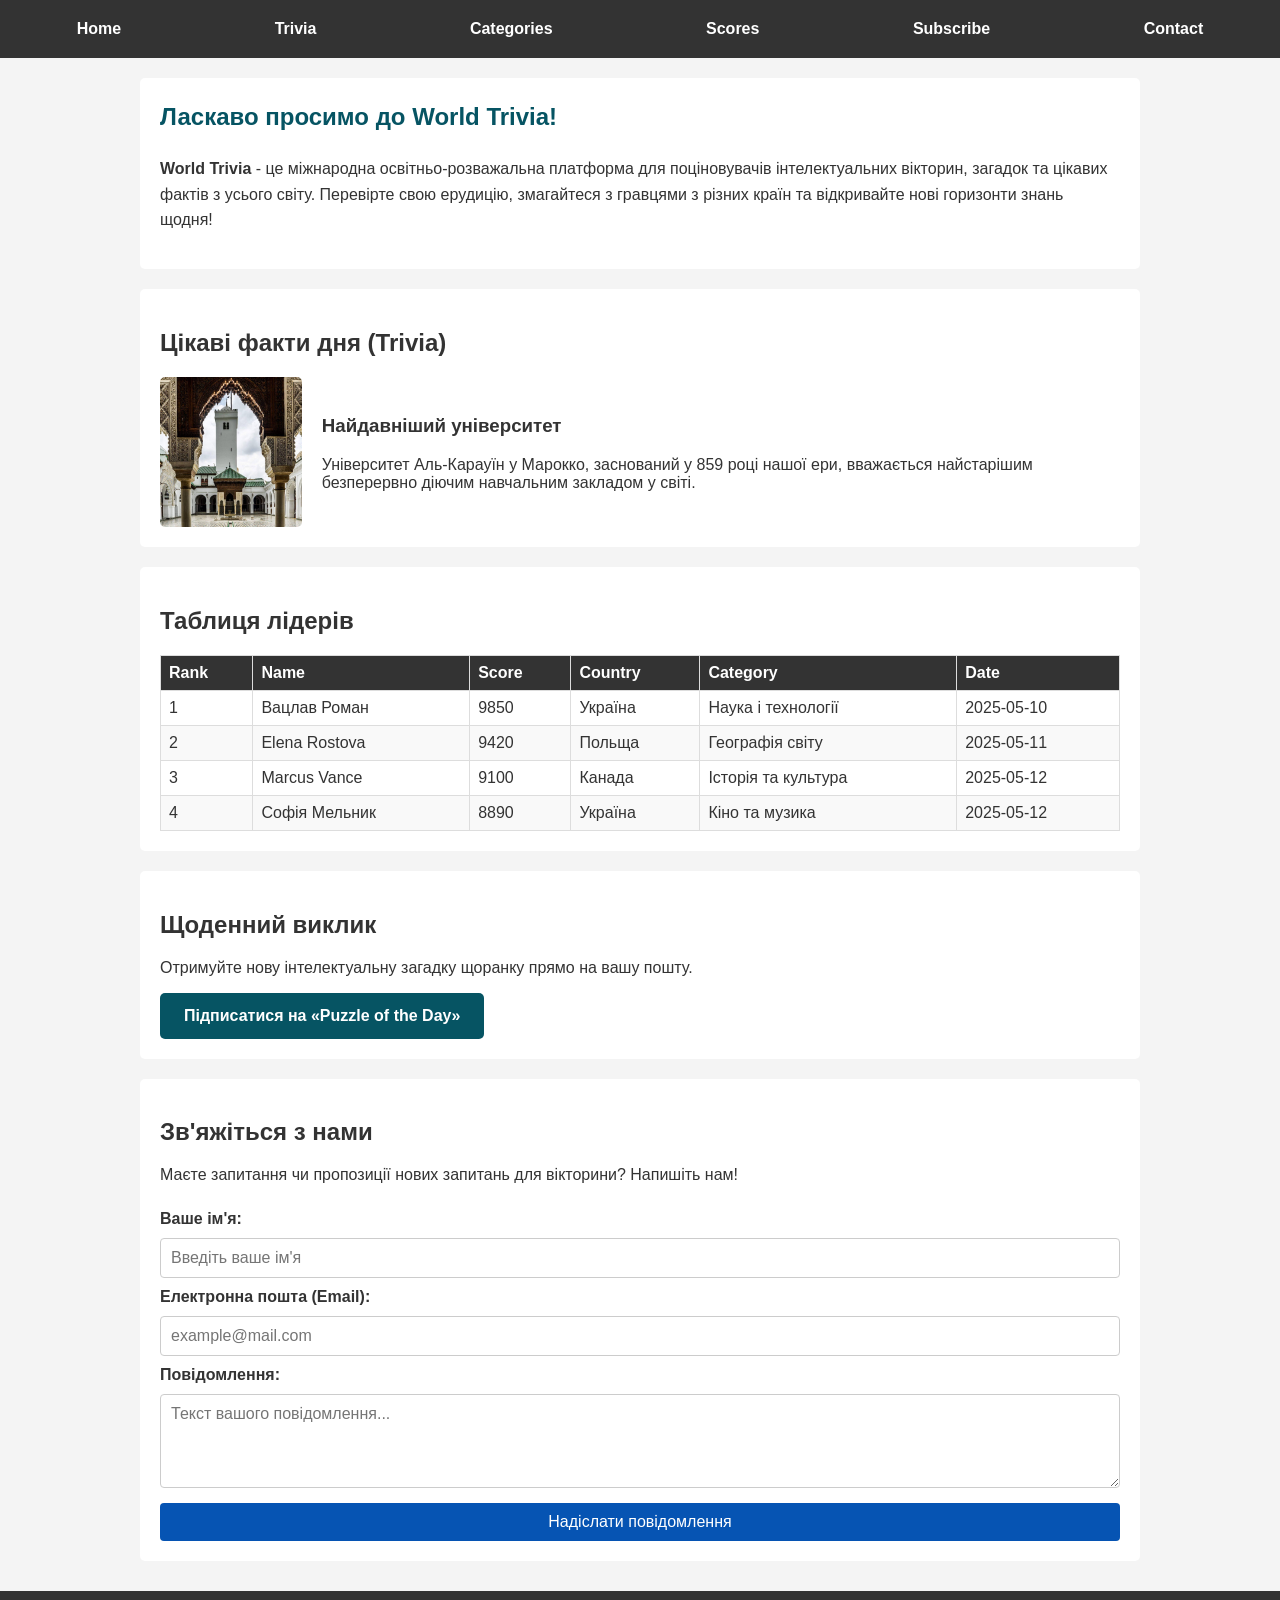
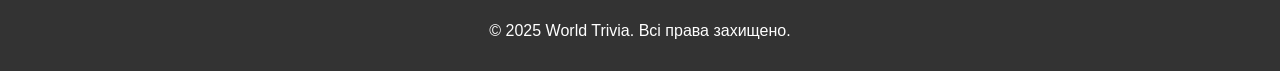
<file: Prakt3/index.html>
<!DOCTYPE html>
<html lang="uk">
<head>
    <meta charset="UTF-8">
    <meta name="viewport" content="width=device-width, initial-scale=1.0">
    <title>Prakt 3</title>
    <link rel="stylesheet" href="styles.css">
</head>
<body>
    <header class="site-header">
        <nav aria-label="Головна навігація">
            <ul class="nav-list">
                <li><a href="#home">Home</a></li>
                <li><a href="#trivia">Trivia</a></li>
                <li><a href="#categories">Categories</a></li>
                <li><a href="#scores">Scores</a></li>
                <li><a href="#subscribe">Subscribe</a></li>
                <li><a href="#contact">Contact</a></li>
            </ul>
        </nav>
    </header>

    <main>
        <section id="home" class="section-block">
            <h1>Ласкаво просимо до World Trivia!</h1>
            <p>
                <strong>World Trivia</strong> - це міжнародна освітньо-розважальна платформа для поціновувачів інтелектуальних вікторин, 
                загадок та цікавих фактів з усього світу. Перевірте свою ерудицію, змагайтеся з гравцями з різних країн та відкривайте 
                нові горизонти знань щодня!
            </p>
        </section>

        <section id="trivia" class="section-block">
            <h2>Цікаві факти дня (Trivia)</h2>

            <article class="trivia-item">
                <img src="assets/SS1.jpg" alt="Ілюстрація космосу та зірок">
                <div>
                    <h3>Найдавніший університет</h3>
                    <p>Університет Аль-Карауїн у Марокко, заснований у 859 році нашої ери, вважається найстарішим безперервно діючим навчальним закладом у світі.</p>
                </div>
            </article>
        </section>

        <section id="scores" class="section-block">
            <h2>Таблиця лідерів</h2>
            <table class="scores-table">
                <thead>
                    <tr>
                        <th>Rank</th>
                        <th>Name</th>
                        <th>Score</th>
                        <th>Country</th>
                        <th>Category</th>
                        <th>Date</th>
                    </tr>
                </thead>
                <tbody>
                    <tr>
                      <td>1</td>
                        <td>Вацлав Роман</td>
                        <td>9850</td>
                        <td>Україна</td>
                        <td>Наука і технології</td>
                        <td>2025-05-10</td>
                    </tr>
                    <tr>
                        <td>2</td>
                        <td>Elena Rostova</td>
                        <td>9420</td>
                        <td>Польща</td>
                        <td>Географія світу</td>
                        <td>2025-05-11</td>
                    </tr>
                    <tr>
                        <td>3</td>
                        <td>Marcus Vance</td>
                        <td>9100</td>
                        <td>Канада</td>
                        <td>Історія та культура</td>
                        <td>2025-05-12</td>
                    </tr>
                    <tr>
                        <td>4</td>
                        <td>Софія Мельник</td>
                        <td>8890</td>
                        <td>Україна</td>
                        <td>Кіно та музика</td>
                        <td>2025-05-12</td>
                    </tr>  
                    </tr>
                </tbody>
            </table>
        </section>

        <section id="subscribe" class="section-block">
            <h2>Щоденний виклик</h2>
            <p>Отримуйте нову інтелектуальну загадку щоранку прямо на вашу пошту.</p>
            <button type="button" class="btn-subscribe" aria-label="Підписатися на розсилку Puzzle of the Day">
                Підписатися на «Puzzle of the Day»
                <span class="sr-only">(відкриє форму швидкої підписки)</span>
            </button>
        </section>

        <section id="contact" class="section-block">
            <h2>Зв'яжіться з нами</h2>
            <p>Маєте запитання чи пропозиції нових запитань для вікторини? Напишіть нам!</p>
            
            <form class="contact-form" action="#" method="post">
                <label for="user-name">Ваше ім'я:</label>
                <input type="text" id="user-name" name="name" placeholder="Введіть ваше ім'я" required>

                <label for="user-email">Електронна пошта (Email):</label>
                <input type="email" id="user-email" name="email" placeholder="example@mail.com" required>

                <label for="user-message">Повідомлення:</label>
                <textarea id="user-message" name="message" rows="4" placeholder="Текст вашого повідомлення..." required></textarea>

                <button type="submit" class="btn-submit">Надіслати повідомлення</button>
            </form>
        </section>
    </main>

    <footer class="site-footer">
        <p>&copy; 2025 World Trivia. Всі права захищено.</p>
    </footer>
    </main>
</body>
</html>
</file>
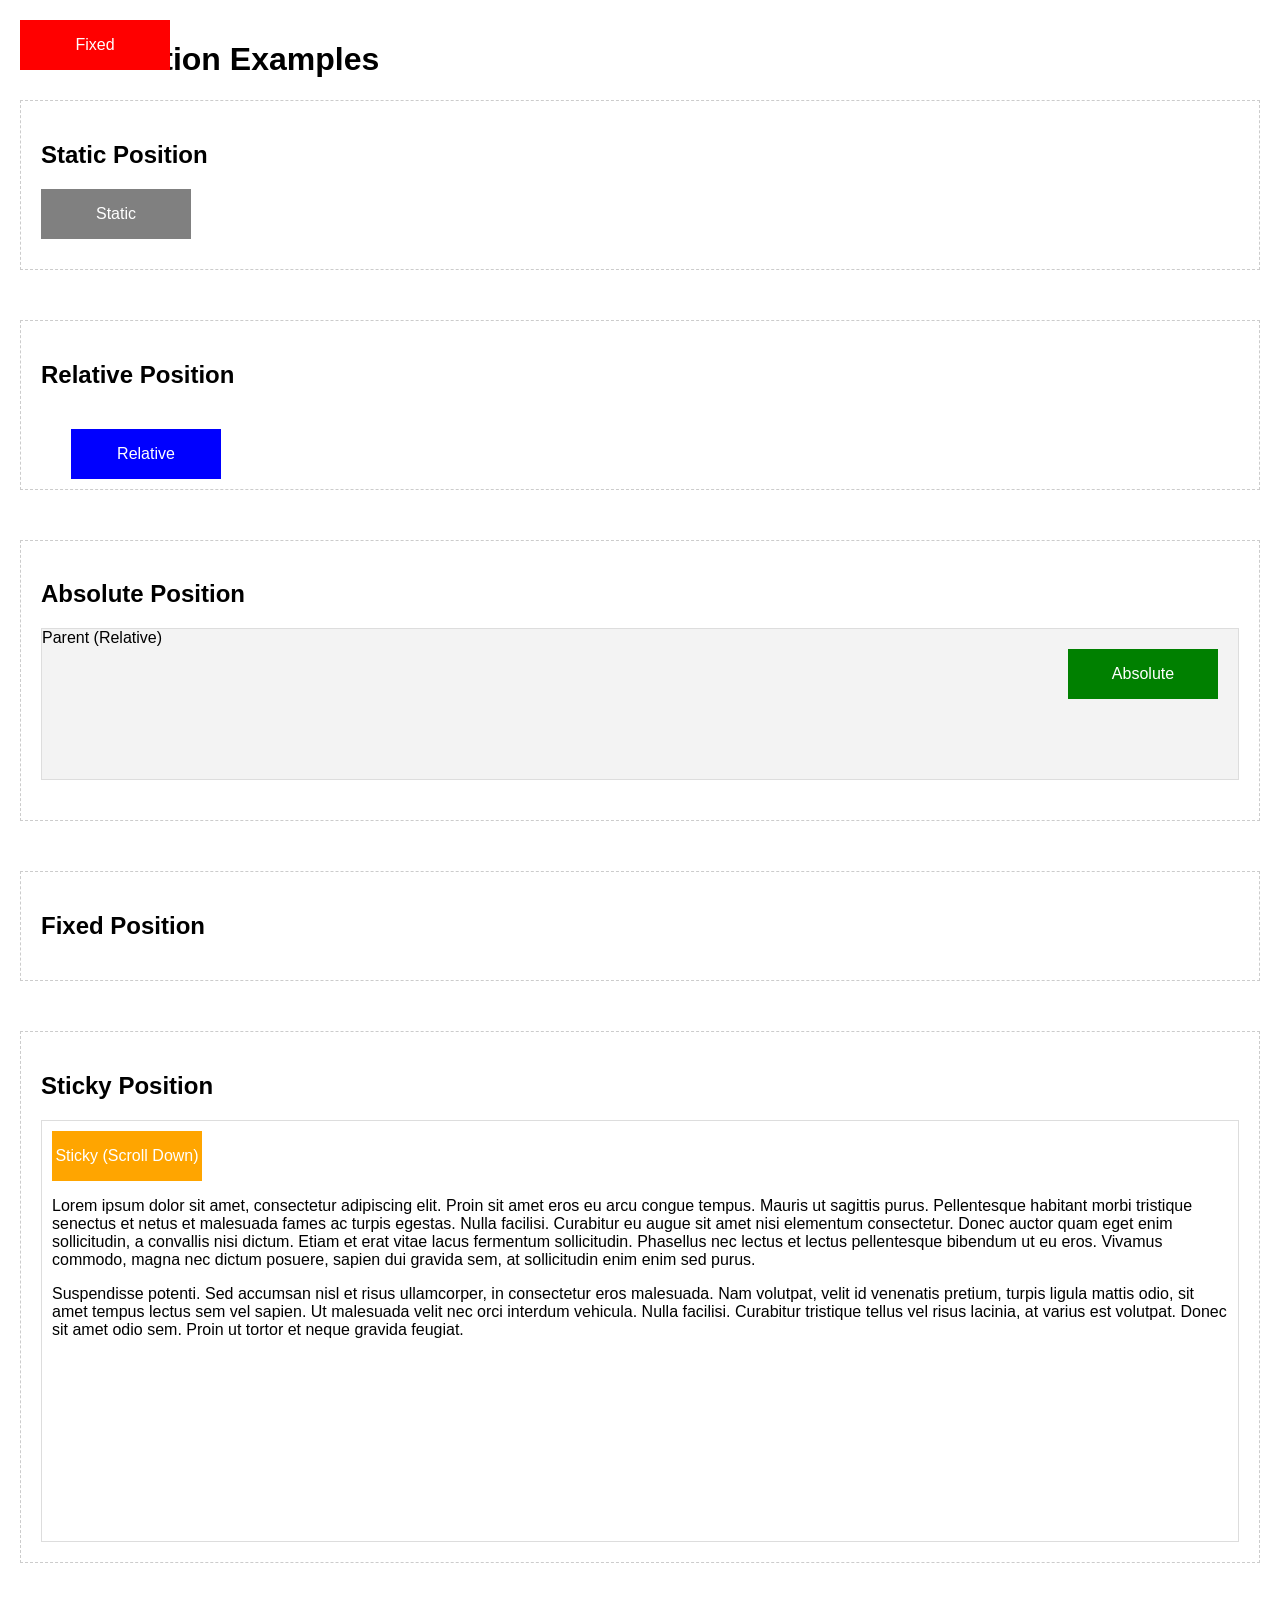
<file: Lab6/position.html>
<!DOCTYPE html>
<html lang="en">

<head>
    <meta charset="UTF-8">
    <meta name="viewport" content="width=device-width, initial-scale=1.0">
    <title>CSS Position Examples</title>
    <style>
        body {
            font-family: Arial, sans-serif;
            margin: 0;
            padding: 20px;
        }

        .container {
            margin-bottom: 50px;
            border: 1px dashed #ccc;
            padding: 20px;
        }

        .box {
            width: 150px;
            height: 50px;
            color: white;
            display: flex;
            align-items: center;
            justify-content: center;
            margin-bottom: 10px;
        }

        .static-box {
            background-color: gray;
            position: static;
        }

        .relative-box {
            background-color: blue;
            position: relative;
            top: 20px;
            left: 30px;
        }

        .absolute-container {
            position: relative;
            height: 150px;
            background-color: #f3f3f3;
            border: 1px solid #ddd;
            margin-bottom: 20px;
        }

        .absolute-box {
            background-color: green;
            position: absolute;
            top: 20px;
            right: 20px;
        }

        .fixed-box {
            background-color: red;
            position: fixed;
            top: 20px;
            left: 20px;
            z-index: 1000;
        }

        .sticky-container {
            height: 400px;
            overflow: auto;
            border: 1px solid #ddd;
            padding: 10px;
        }

        .sticky-box {
            background-color: orange;
            position: sticky;
            top: 0;
        }
    </style>
</head>

<body>
    <h1>CSS Position Examples</h1>
    <!-- Static Example -->
    <div class="container">
        <h2>Static Position</h2>
        <div class="box static-box">Static</div>
    </div>
    <!-- Relative Example -->
    <div class="container">
        <h2>Relative Position</h2>
        <div class="box relative-box">Relative</div>
    </div>
    <!-- Absolute Example -->
    <div class="container">
        <h2>Absolute Position</h2>
        <div class="absolute-container">
            Parent (Relative)
            <div class="box absolute-box">Absolute</div>
        </div>
    </div>
    <!-- Fixed Example -->
    <div class="container">
        <h2>Fixed Position</h2>
        <div class="box fixed-box">Fixed</div>
    </div>

    <!-- Sticky Example -->
    <div class="container">
        <h2>Sticky Position</h2>
        <div class="sticky-container">
            <div class="box sticky-box">Sticky (Scroll Down)</div>
            <p>Lorem ipsum dolor sit amet, consectetur adipiscing elit. Proin
                sit amet eros eu arcu congue tempus. Mauris ut sagittis purus. Pellentesque
                habitant morbi tristique senectus et netus et malesuada fames ac turpis
                egestas. Nulla facilisi. Curabitur eu augue sit amet nisi elementum
                consectetur. Donec auctor quam eget enim sollicitudin, a convallis nisi dictum.
                Etiam et erat vitae lacus fermentum sollicitudin. Phasellus nec lectus et
                lectus pellentesque bibendum ut eu eros. Vivamus commodo, magna nec dictum
                posuere, sapien dui gravida sem, at sollicitudin enim enim sed purus.</p>
            <p>Suspendisse potenti. Sed accumsan nisl et risus ullamcorper, in
                consectetur eros malesuada. Nam volutpat, velit id venenatis pretium, turpis
                ligula mattis odio, sit amet tempus lectus sem vel sapien. Ut malesuada velit
                nec orci interdum vehicula. Nulla facilisi. Curabitur tristique tellus vel
                risus lacinia, at varius est volutpat. Donec sit amet odio sem. Proin ut tortor
                et neque gravida feugiat.</p>
        </div>
    </div>
</body>

</html>
</file>
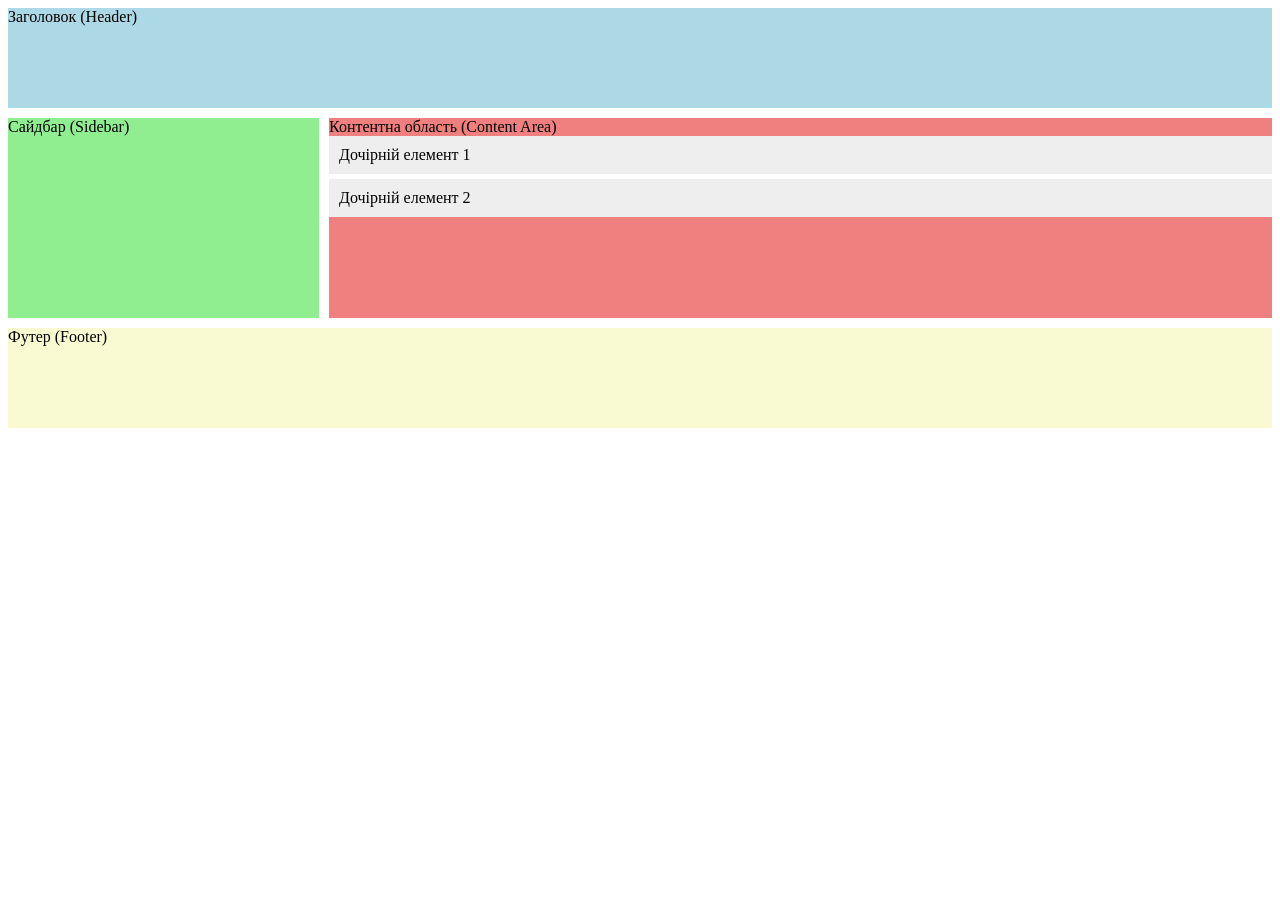
<file: Lab7/grid.html>
<!DOCTYPE html>
<html lang="en">

<head>
    <meta charset="UTF-8">
    <meta name="viewport" content="width=device-width, initial-scale=1.0">
    <title>CSS Grid Layout Level 2 Example</title>
    <style>
        .container {
            display: grid;
            grid-template-columns: 1fr 2fr 1fr;
            /* Три колонки з різними
відношеннями розмірів */
            grid-template-rows: 100px 200px 100px;
            /* Три ряди з фіксованою
висотою */
            gap: 10px;
            /* Відстань між елементами сітки */
            grid-template-areas:
                "header header header"
                "sidebar content content"
                "footer footer footer";
            /* Іменовані області для елементів */
        }

        .header {
            grid-area: header;
            background-color: lightblue;
        }

        .sidebar {
            grid-area: sidebar;
            background-color: lightgreen;
        }

        .content {
            grid-area: content;
            background-color: lightcoral;
        }

        .footer {
            grid-area: footer;
            background-color: lightgoldenrodyellow;

        }

        /* Стилі для дочірньої сітки з використанням субгрида */
        .content-grid {
            display: grid;
            grid-template-columns: subgrid;
            /* Наслідує колонки батьківської сітки
*/
            grid-template-rows: 1fr 1fr;
            /* Власні рядки */
            gap: 5px;
            background-color: white;
        }

        .item1,
        .item2 {
            background-color: #eee;
            padding: 10px;
        }
    </style>
</head>

<body>
    <div class="container">
        <div class="header">Заголовок (Header)</div>
        <div class="sidebar">Сайдбар (Sidebar)</div>
        <div class="content">
            Контентна область (Content Area)
            <div class="content-grid">
                <div class="item1">Дочірній елемент 1</div>
                <div class="item2">Дочірній елемент 2</div>
            </div>
        </div>
        <div class="footer">Футер (Footer)</div>
    </div>
</body>

</html>
</file>
<file: Lab5/css/styles.css>
* {
    box-sizing: border-box;
    padding: 0;
    margin: 0;
}

html {
    font-size: 10px;
}

body {
    font-size: 1.6rem;
    line-height: 1.42857143;
    color: #333;
    background-color: #fff;
}

.h1, .h2, .h3, .h4, .h5, .h6, h1, h2, h3, h4, h5, h6 {
    font-family: inherit;
    font-weight: 500;
    line-height: 1.1;
    color: inherit;
}

.fontyourface {
    font-family: 'Roboto';
    font-style: normal;
    font-weight: normal;
}

#featured_container:before {
    display: block;
    width: 100%;
    content: "";
    height: 2px;
    background-image: -webkit-gradient(linear,left bottom,right bottom,color-stop(0%,#979797),color-stop(50%,#C2C2C2),color-stop(100%,#979797));
}

header#featured_container{
    background: #C2C2C2;
    display: block;
}

#featured_container:before {
    display: block;
    width: 100%;
    content: "";
    height: 2px;
    background-image: -webkit-gradient(linear, left bottom, right bottom, color-stop(0%, #979797), color-stop(50%, #C2C2C2), color-stop(100%, #979797));
}

.btn-group-vertical>.btn-group:after, .btn-group-vertical>.btn-group:before, .btn-toolbar:after, .btn-toolbar:before, .clearfix:after, .clearfix:before, .container-fluid:after, .container-fluid:before, .container:after, .container:before, .dl-horizontal dd:after, .dl-horizontal dd:before, .form-horizontal .form-group:after, .form-horizontal .form-group:before, .modal-footer:after, .modal-footer:before, .modal-header:after, .modal-header:before, .nav:after, .nav:before, .navbar-collapse:after, .navbar-collapse:before, .navbar-header:after, .navbar-header:before, .navbar:after, .navbar:before, .pager:after, .pager:before, .panel-body:after, .panel-body:before, .row:after, .row:before {
    display: table;
    content: " ";
}

.container {
    width: 1170px;
    padding-right: 15px;
    padding-left: 15px;
    margin-right: auto;
    margin-left: auto;
}

.block-views-blockfront-page-news-block-2 {
    margin-top: 3rem;
}

.row {
    margin-right: -15px;
    margin-left: -15px;
}

.views-view-grid .views-col {
    float: left;
}

.col-sm-6 {
        width: 50%;
}

.col-lg-1, .col-lg-10, .col-lg-11, .col-lg-12, .col-lg-2, .col-lg-3, .col-lg-4, .col-lg-5, .col-lg-6, .col-lg-7, .col-lg-8, .col-lg-9, .col-md-1, .col-md-10, .col-md-11, .col-md-12, .col-md-2, .col-md-3, .col-md-4, .col-md-5, .col-md-6, .col-md-7, .col-md-8, .col-md-9, .col-sm-1, .col-sm-10, .col-sm-11, .col-sm-12, .col-sm-2, .col-sm-3, .col-sm-4, .col-sm-5, .col-sm-6, .col-sm-7, .col-sm-8, .col-sm-9, .col-xs-1, .col-xs-10, .col-xs-11, .col-xs-12, .col-xs-2, .col-xs-3, .col-xs-4, .col-xs-5, .col-xs-6, .col-xs-7, .col-xs-8, .col-xs-9 {
    position: relative;
    min-height: 1px;
    padding-right: 15px;
    padding-left: 15px;
}

#featured_container .col-sm-6 div {
    position: relative;
    margin-bottom: 3rem;
}



#featured_container a:link {
    color: #fff;
    text-decoration: none;
    transition: color 3s ease-out;
}

#featured_container a:hover {
    color: #fff;
    text-decoration: none;
    transition: color 3s ease-out;
}


#featured_container a:visited {
    color: #fff;
    text-decoration: none;
    transition: color 3s ease-out;
}

#featured_container a:active {
    color: #fff;
    text-decoration: none;
    transition: color 3s ease-out;
}

#featured_container a:hover img, #featured_container a:active img {
    opacity: 1;
    transition: opacity 1s ease-out;
}





#featured_container h2 {
    font-size: 3rem;
}


#featured_container h2 {
    position: absolute;
    bottom: 0;
    left: 0;
    margin: 0;
    padding: 30px;
    border-bottom: 2px solid #fff;
    font-size: 3rem;
}

#featured_container a:link h2 span, #featured_container a:visited h2 span {
    background: #252775;
    transition: background 2s ease-out;
}
#featured_container a:hover h2 span, #featured_container a:active h2 span {
    background: #00A1E4;
    transition: background 2s ease-out;
}
</file>
<file: Lab6/css/styles.css>
body {
    font-family: Arial, sans-serif;
    margin: 0;
    padding: 0;
}

header {
    text-align: center;
    background: #4CAF50;
    color: white;
    padding: 10px 0;
    position:sticky;
    top: 0;
    z-index: 10;
    box-shadow: 0 2px 4px rgba(0, 0, 0, 0.1);
}

section {
    padding: 20px;
}

h2 {
    position: sticky;
    top: 100px;
    background: #f9f9f9;
    padding: 10px 0;
    margin: 0;
    z-index: 9;
    border-bottom: 1px solid #ddd;
}

/* Секція 1 */
#section-1 img {
    float:left;
    margin-right: 20px;
    width: 250px;
    height: 250px;
}

.text {
    text-align: justify;
}

.clear {
    clear: left;
}

/* Секція 2 */
.multicolumn-text {
    column-width: 500px;
    column-gap: 100px;
 /* Текст у 2 колонки */
}


/* Секція 3 */
#subscribe-button {
    padding: 10px 20px;
    font-size: 16px;
    background-color: #4CAF50;
    color: white;
    border: none;
    cursor: pointer;
}

#subscribe-button:hover {
    background-color: #45a049;
}

/* Модальне вікно */
#modal.hidden {
    display: none;
}

#modal {
    position: fixed;
    top: 0px;
    left: 0px;
    width: 100%;
    height: 100%;
    background: rgba(0, 0, 0, 0.5);
    display: flex;
    justify-content: center;
    align-items: center;
    z-index: 11;
}

.modal-content {
    background: white;
    width: 50%;
    height: 50%;
    padding: 20px;
    border-radius: 5px;
    text-align: center;
    box-shadow: 0 4px 8px rgba(0, 0, 0, 0.2);
}

input[type="email"] {
    padding: 10px;
    width: 80%;
    margin: 10px 0;
    font-size: 16px;
    box-sizing: border-box;
}

button[type="submit"] {
    padding: 10px 20px;
    background-color: #4CAF50;
    color: white;
    border: none;
    cursor: pointer;
}
</file>
<file: Lab7/css/styles.css>
:root {
    --dark: #232c6b;
    --light: #2f398a;
    --blue: #00A1E4;
    --white: #ffffff;
    --font: "Roboto", sans-serif;
}

* {
    box-sizing: border-box;
    margin: 0;
    padding: 0;
}

html {
    font-size: 10px;
}

body {
    font-family: var(--font);
    font-size: 1.6rem;
}

header {
    display: flex;
    flex-direction: column;
    width: 100%;
}

/* --- СЕКЦІЯ 1: БАНЕР --- */
.hero {
    display: flex;
    flex-direction: column;
    justify-content: flex-end;
    align-items: center;
    height: 650px;
    width: 100%;
    padding: 0 20px 35px;
    background: 
        linear-gradient(to bottom, rgba(35, 44, 107, 0) 55%, rgba(35, 44, 107, 0.92) 100%),
        url("../assets/1.jpg") center / cover no-repeat;
}

.subtitle {
    font-size: 3.4rem;
    font-weight: 400;
    line-height: 1.3;
    color: var(--white);
    text-align: center;
    text-shadow: 0 2px 6px rgba(0, 0, 0, 0.35);
}

/* --- СЕКЦІЯ 2: ПОСИЛАННЯ --- */
.links {
    display: flex;
    flex-direction: row;
    width: 100%;
    height: 125px;
}

.item {
    flex: 1;
    display: flex;
    flex-direction: row;
    justify-content: center;
    align-items: center;
    gap: 12px;
    color: var(--white);
    text-decoration: none;
    font-size: 1.6rem;
    line-height: 1.3;
    transition: color 0.2s ease;
}

.item:nth-child(odd) {
    background-color: var(--light);
}

.item:nth-child(even) {
    background-color: var(--dark);
}

.item:hover {
    color: var(--blue);
    transition-duration: 3s;
}

/* --- ІКОНКИ --- */
.icon {
    width: 24px;
    height: 24px;
    color: var(--blue);
    fill: currentColor;
    flex-shrink: 0;
}

.icon-1 path {
    d: path("M 256 8 C 119.043 8 8 119.083 8 256 c 0 136.997 111.043 248 248 248 s 248 -111.003 248 -248 C 504 119.083 392.957 8 256 8 Z m 0 110 c 23.196 0 42 18.804 42 42 s -18.804 42 -42 42 s -42 -18.804 -42 -42 s 18.804 -42 42 -42 Z m 56 254 c 0 6.627 -5.373 12 -12 12 h -88 c -6.627 0 -12 -5.373 -12 -12 v -24 c 0 -6.627 5.373 -12 12 -12 h 12 v -64 h -12 c -6.627 0 -12 -5.373 -12 -12 v -24 c 0 -6.627 5.373 -12 12 -12 h 64 c 6.627 0 12 5.373 12 12 v 100 h 12 c 6.627 0 12 5.373 12 12 v 24 Z");
}

.icon-2 path {
    d: path("M 496 128 v 16 a 8 8 0 0 1 -8 8 h -24 v 12 c 0 6.627 -5.373 12 -12 12 H 60 c -6.627 0 -12 -5.373 -12 -12 v -12 H 24 a 8 8 0 0 1 -8 -8 v -16 a 8 8 0 0 1 4.941 -7.392 l 232 -88 a 7.996 7.996 0 0 1 6.118 0 l 232 88 A 8 8 0 0 1 496 128 Z m -24 304 H 40 c -13.255 0 -24 10.745 -24 24 v 16 a 8 8 0 0 0 8 8 h 464 a 8 8 0 0 0 8 -8 v -16 c 0 -13.255 -10.745 -24 -24 -24 Z M 96 192 v 192 H 60 c -6.627 0 -12 5.373 -12 12 v 20 h 416 v -20 c 0 -6.627 -5.373 -12 -12 -12 h -36 V 192 h -64 v 192 h -64 V 192 h -64 v 192 h -64 V 192 H 96 Z");
}

.icon-3 path {
    d: path("M 434.7 64 h -85.9 c -8 0 -15.7 3 -21.6 8.4 l -98.3 90 c -0.1 0.1 -0.2 0.3 -0.3 0.4 c -16.6 15.6 -16.3 40.5 -2.1 56 c 12.7 13.9 39.4 17.6 56.1 2.7 c 0.1 -0.1 0.3 -0.1 0.4 -0.2 l 79.9 -73.2 c 6.5 -5.9 16.7 -5.5 22.6 1 c 6 6.5 5.5 16.6 -1 22.6 l -26.1 23.9 L 504 313.8 c 2.9 2.4 5.5 5 7.9 7.7 V 128 l -54.6 -54.6 c -5.9 -6 -14.1 -9.4 -22.6 -9.4 Z M 544 128.2 v 223.9 c 0 17.7 14.3 32 32 32 h 64 V 128.2 h -96 Z m 48 223.9 c -8.8 0 -16 -7.2 -16 -16 s 7.2 -16 16 -16 s 16 7.2 16 16 s -7.2 16 -16 16 Z M 0 384 h 64 c 17.7 0 32 -14.3 32 -32 V 128.2 H 0 V 384 Z m 48 -63.9 c 8.8 0 16 7.2 16 16 s -7.2 16 -16 16 s -16 -7.2 -16 -16 c 0 -8.9 7.2 -16 16 -16 Z m 435.9 18.6 L 334.6 217.5 l -30 27.5 c -29.7 27.1 -75.2 24.5 -101.7 -4.4 c -26.9 -29.4 -24.8 -74.9 4.4 -101.7 L 289.1 64 h -83.8 c -8.5 0 -16.6 3.4 -22.6 9.4 L 128 128 v 223.9 h 18.3 l 90.5 81.9 c 27.4 22.3 67.7 18.1 90 -9.3 l 0.2 -0.2 l 17.9 15.5 c 15.9 13 39.4 10.5 52.3 -5.4 l 31.4 -38.6 l 5.4 4.4 c 13.7 11.1 33.9 9.1 45 -4.7 l 9.5 -11.7 c 11.2 -13.8 9.1 -33.9 -4.6 -45.1 Z");
}

.icon-4 path {
    d: path("M 96 224 c 35.3 0 64 -28.7 64 -64 s -28.7 -64 -64 -64 s -64 28.7 -64 64 s 28.7 64 64 64 Z m 448 0 c 35.3 0 64 -28.7 64 -64 s -28.7 -64 -64 -64 s -64 28.7 -64 64 s 28.7 64 64 64 Z m 32 32 h -64 c -17.6 0 -33.5 7.1 -45.1 18.6 c 40.3 22.1 68.9 62 75.1 109.4 h 66 c 17.7 0 32 -14.3 32 -32 v -32 c 0 -35.3 -28.7 -64 -64 -64 Z m -256 0 c 61.9 0 112 -50.1 112 -112 S 381.9 32 320 32 S 208 82.1 208 144 s 50.1 112 112 112 Z m 76.8 32 h -8.3 c -20.8 10 -43.9 16 -68.5 16 s -47.6 -6 -68.5 -16 h -8.3 C 179.6 288 128 339.6 128 403.2 V 432 c 0 26.5 21.5 48 48 48 h 288 c 26.5 0 48 -21.5 48 -48 v -28.8 c 0 -63.6 -51.6 -115.2 -115.2 -115.2 Z m -223.7 -13.4 C 161.5 263.1 145.6 256 128 256 H 64 c -35.3 0 -64 28.7 -64 64 v 32 c 0 17.7 14.3 32 32 32 h 65.9 c 6.3 -47.4 34.9 -87.3 75.2 -109.4 Z");
}


/*  СЕКЦІЯ НОВИН  */

.news {
    display: grid;
    justify-items: center;
    padding: 50px 20px 80px;
    background-color: var(--white);
}

.title {
    font-size: 2.6rem;
    font-weight: 400;
    color: #1b65a7;
    margin-bottom: 35px;
    text-align: center;
}

.grid {
    display: grid;
    grid-template-columns: repeat(4, 1fr);
    gap: 24px;
    width: 100%;
    max-width: 1180px;
}

.card {
   background-color: var(--white);
    border: 1px solid #e2e5ec;
    opacity: 1;
    transition-property: opacity, box-shadow;
    transition-duration: 2s;
    transition-timing-function: ease;
}

.card:hover {
    box-shadow: 0 4px 14px rgba(0, 0, 0, 0.08);
    opacity: 0.7;
}

.card a {
    display: grid;
    grid-template-rows: 190px 1fr;
    height: 100%;
    text-decoration: none;
}

.thumb {
    position: relative;
    width: 100%;
    height: 100%;
    overflow: hidden;
    background-color: #f0f2f5;
}

.thumb img {
    width: 100%;
    height: 100%;
    object-fit: cover;
    display: block;
}

.date {
    position: absolute;
    bottom: 0;
    left: 0;
    width: 100%;
    padding: 6px 12px;
    background-color: rgba(35, 35, 35, 0.72);
    color: var(--white);
    font-size: 1.2rem;
    font-weight: 500;
    letter-spacing: 0.3px;
}

.card h3 {
    padding: 14px 16px 18px;
    font-size: 1.55rem;
    font-weight: 500;
    line-height: 1.4;
    color: #1b65a7;
    transition: color 0.2s ease;
}

.card:hover h3 {
    color: var(--blue);
    transition-duration: 2s;
}

@media (max-width: 1023px) {
    .grid {
        grid-template-columns: repeat(2, 1fr);
    }
}

@media (max-width: 768px) {
    .grid {
        grid-template-columns: repeat(1, 1fr);
    }
}
</file>
<file: Prakt2/styles.css>
:root {
    --text-color: #2d2d2d;
    --gray: #d8d8d8;
    --blue: #36f;
    --yellow: #f8d57e;
    --pink: #f2bfaf;
    --red: #ff6250;
    --green: #009379;
    --light-purple: #ece7fb;
    --off-white: #fcfaf5;
    --white: #fff;
    --font-family: "Poppins", sans-serif;
}

* {
    box-sizing: border-box;
    margin: 0;
    padding: 0;
}

html {
    font-size: 10px;
}




.container {
    display: flex;
    flex-direction: row;
    justify-content: space-between;
    align-items: center;
    align-content: stretch;
    height: 75px;
    width: auto;
    background-color: #FFFF;
    padding: 0 75px;
    
}

.signup{
    color: #2d2d2d;
    text-decoration: none;
}

.active {
    display: inline-flex;
    justify-content: center;
    align-items: center;
    border-radius: 10px;
    width: 125px;
    height: 40px;
    background-color: #3366FF;
    color: #fff;
    margin: 10px;
    padding: 10px;
    text-decoration: none;
}

body {
    font-family: var(--font-family);
    font-weight: 400;
    font-size: 1.8rem;
    /*line-height: 178%;
    */
}




.hero {
    display: flex;
    flex-direction: row;
    justify-content: center;
    align-items: center;
    align-content: stretch;
    height: 600px;
    width: auto;
    background-color: #F7F5FD;
    padding: 70px 100px;
    gap: 600px;
}

.hero-content {
    display: flex;
    flex-direction: column;
    align-items: flex-start;
    max-width: 450px;
}

.hero-content h1 {
    font-family:;
    font-weight: 600;
    font-size: 8rem;
    line-height: 113%;
    color: var(--text-color);
    margin-bottom: 24px;
}

.hero-content p {
    color: var(--text-color);
    line-height: 1.5;
    margin-bottom: 32px;
    opacity: 0.5;
}


.hero img {
    height: 460px;
    width: 500px;
}

.get_started {
    display: inline-flex;
    justify-content: center;
    align-items: center;
    width: 154px;
    height: 53px;
    background-color: #F8D57E;
    color: #2d2d2d;
    border-radius: 10px;
    text-decoration: none;
}






.video {
    display: flex;
    justify-content: center;
    align-items: center;
    align-content: stretch;
    height: 600px;
    width: auto;
    background-color: #e3f7f2;
}

.video-img {
    width: 900px;
    height: 480px;
    display: block;
}

.video-rectangle {
    position: absolute;
    top: 0;
    left: 0;
    width: 100%;          /* Займає рівно 765px */
    height: 100%;         /* Займає рівно 460px */
    background-color: rgba(0, 0, 0, 0.35);
    display: flex;
    justify-content: center;
    align-items: center;
}

 .video-overlay {
    position: relative;
    width: 765px;         /* Фіксована ширина прямокутника */
    height: 460px;        /* Фіксована висота прямокутника */
    border-radius: 20px;  /* Заокруглення кутів */
    overflow: hidden;     /* Обрізає все, що виходить за межі 765x460 */
    display: flex;
    justify-content: center;
    align-items: center;
} 

.play-btn {
    width: 0;
    height: 0;
    border-top: 30px solid transparent;
    border-bottom: 30px solid transparent;
    border-left: 50px solid #FFFFFF; 
    margin-left: 5px;
    border-radius: 5px;
}



.logos {
    display: flex;
    flex-direction: row;
    justify-content: space-between;
    align-items: center;
    height: 200px;
    width: auto;
    background-color: #FFFFFF;
    padding: 0 150px; 
}

.logos img {
    max-height: 50px;
    width: auto;
}



.features {
    display: flex;
    flex-direction: row;
    justify-content: space-between;
    align-items: flex-start;
    height: 500px;
    width: auto;
    padding: 125px 150px;
    background-color: #f7e3dd; /* Білий фон як на макеті */
    box-sizing: border-box;
    gap: 40px; /* Відстань між картками */
}

.feature-card {
    display: flex;
    flex-direction: column;
    align-items: center;
    text-align: center;
    flex: 1; /* Кожна картка бере однакову ширину */
    max-width: 300px;
}

.feature-icon {
    width: 115px;
    height: 115px;
    object-fit: contain;
    margin-bottom: 24px;
}

.feature-card h3 {
    font-size: 20px;
    font-weight: 700;
    color: #2D2D2D;
    margin-bottom: 14px;
}

.feature-card p {
    font-size: 18px;
    line-height: 1.5;
    color: #2D2D2D;
    opacity: 0.7;
    margin: 0;
    max-width: 220px;
}



.feedback {
    display: flex;
    justify-content: center;
    align-items: center;
    height: 500px;
    width: auto;
    background-color: #ECE7FB;
    box-sizing: border-box;
}

.user-feedback {
    display: flex;
    flex-direction: row;
    align-items: center;
    height: 400px;
    width: 831px;
    background-color: #FFFFFF;
    border-radius: 20px;
    box-sizing: border-box;
    gap: 60px;
    border: 1px solid #e0e0e0;
}

.user-avatar {
    width: 353px;
    height: 400px;
    flex-shrink: 0;
}

.feedback-text {
    display: flex;
    flex-direction: column;
    justify-content: center;
}

.quote-icon {
    font-size: 200px;
    font-weight: 600;
    line-height: 1.5;
    color: #2D2D2D;
}

.quote-content {
    font-size: 16px;
    font-weight: 600;
    line-height: 1.5;
    color: #2D2D2D;
}

.author-name {
    font-size: 16px;
    font-weight: 700;
    color: #2D2D2D;
    opacity: 0.5;
}
</file>
<file: Prakt3/styles.css>
body {
    font-family: Arial, Helvetica, sans-serif;
    font-size: 16px;
    color: #333;
    background-color: #f4f4f4;
    margin: 0;
    padding: 0;
}

main {
    max-width: 1000px;
    margin: 0 auto;
    padding: 0 15px;
}

.site-header {
    background-color: #333;
    padding: 10px 0;
}

.nav-list {
    list-style: none;
    padding: 0;
    margin: 0;
    display: flex;
    justify-content: space-around;
    flex-wrap: wrap;
}

.nav-list li {
    margin: 10px;
}

.nav-list a {
    color: white;
    text-decoration: none;
    font-weight: bold;
}

.nav-list a:hover {
    text-decoration: underline;
}

/* Загальні стилі для секцій */
.section-block {
    background-color: #ffffff;
    padding: 20px;
    margin: 20px 0;
    border-radius: 5px;
}

/* 3.5 Розділ Home */
#home {
    padding: 20px;
    margin: 20px 0;
    line-height: 1.6;
}

#home h1 {
    color: #065463;
    margin-top: 0;
}

/* 3.6 Розділ Trivia */
.trivia-item {
    display: flex;
    align-items: center;
    margin-bottom: 20px;
}

.trivia-item:last-child {
    margin-bottom: 0;
}

.trivia-item img {
    width: 150px;
    height: 150px;
    object-fit: cover;
    margin-right: 20px;
    border-radius: 5px;
}

/* 3.7 Розділ Categories */
.categories-list {
    list-style: none;
    padding: 0;
    margin: 0;
    display: flex;
    flex-wrap: wrap;
    gap: 15px;
}

.categories-list a {
    color: #0654b3;
    text-decoration: none;
    padding: 8px 14px;
    border: 1px solid #0654b3;
    border-radius: 4px;
    display: inline-block;
    transition: background-color 0.3s, color 0.3s;
}

.categories-list a:hover {
    background-color: #0654b3;
    color: white;
}

/* 3.8 Таблиця результатів (Scores) */
.scores-table {
    width: 100%;
    border-collapse: collapse;
    margin-top: 10px;
}

.scores-table th,
.scores-table td {
    padding: 8px;
    border: 1px solid #ddd;
    text-align: left;
}

.scores-table th {
    background-color: #333;
    color: white;
}

.scores-table tbody tr:nth-child(even) {
    background-color: #f9f9f9;
}

/* 3.10 Розділ Subscribe та анімація пульсації */
@keyframes pulse {
    0% {
        transform: scale(1);
        box-shadow: 0 0 0 0 rgba(6, 84, 99, 0.7);
    }
    70% {
        transform: scale(1.04);
        box-shadow: 0 0 0 12px rgba(6, 84, 99, 0);
    }
    100% {
        transform: scale(1);
        box-shadow: 0 0 0 0 rgba(6, 84, 99, 0);
    }
}

.btn-subscribe {
    background-color: #065463;
    color: white;
    border: none;
    padding: 14px 24px;
    font-size: 16px;
    font-weight: bold;
    border-radius: 5px;
    cursor: pointer;
    animation: pulse 2s infinite;
    transition: background-color 0.3s ease;
}

.btn-subscribe:hover {
    background-color: #043b46;
}

/* 3.9 Контактна форма */
.contact-form {
    display: flex;
    flex-direction: column;
}

.contact-form label {
    margin-top: 10px;
    font-weight: bold;
}

.contact-form input,
.contact-form textarea {
    margin-top: 10px;
    padding: 10px;
    border: 1px solid #ccc;
    border-radius: 4px;
    font-family: inherit;
    font-size: 16px;
}

.btn-submit {
    margin-top: 15px;
    padding: 10px;
    background-color: #0654b3;
    color: white;
    border: none;
    border-radius: 4px;
    font-size: 16px;
    cursor: pointer;
    transition: background-color 0.3s ease;
}

.btn-submit:hover {
    background-color: #043a7d;
}

/* 3.11 Клас прихованого тексту для screen reader */
.sr-only {
    position: absolute;
    width: 1px;
    height: 1px;
    padding: 0;
    margin: -1px;
    overflow: hidden;
    clip: rect(0, 0, 0, 0);
    white-space: nowrap;
    border: 0;
}

/* Футер */
.site-footer {
    background-color: #333;
    color: white;
    text-align: center;
    padding: 15px 0;
    margin-top: 30px;
}

/* Адаптивність для мобільних пристроїв */
@media (max-width: 600px) {
    .trivia-item {
        flex-direction: column;
        text-align: center;
    }

    .trivia-item img {
        margin-right: 0;
        margin-bottom: 15px;
    }

    .scores-table {
        display: block;
        overflow-x: auto;
    }
}
</file>
